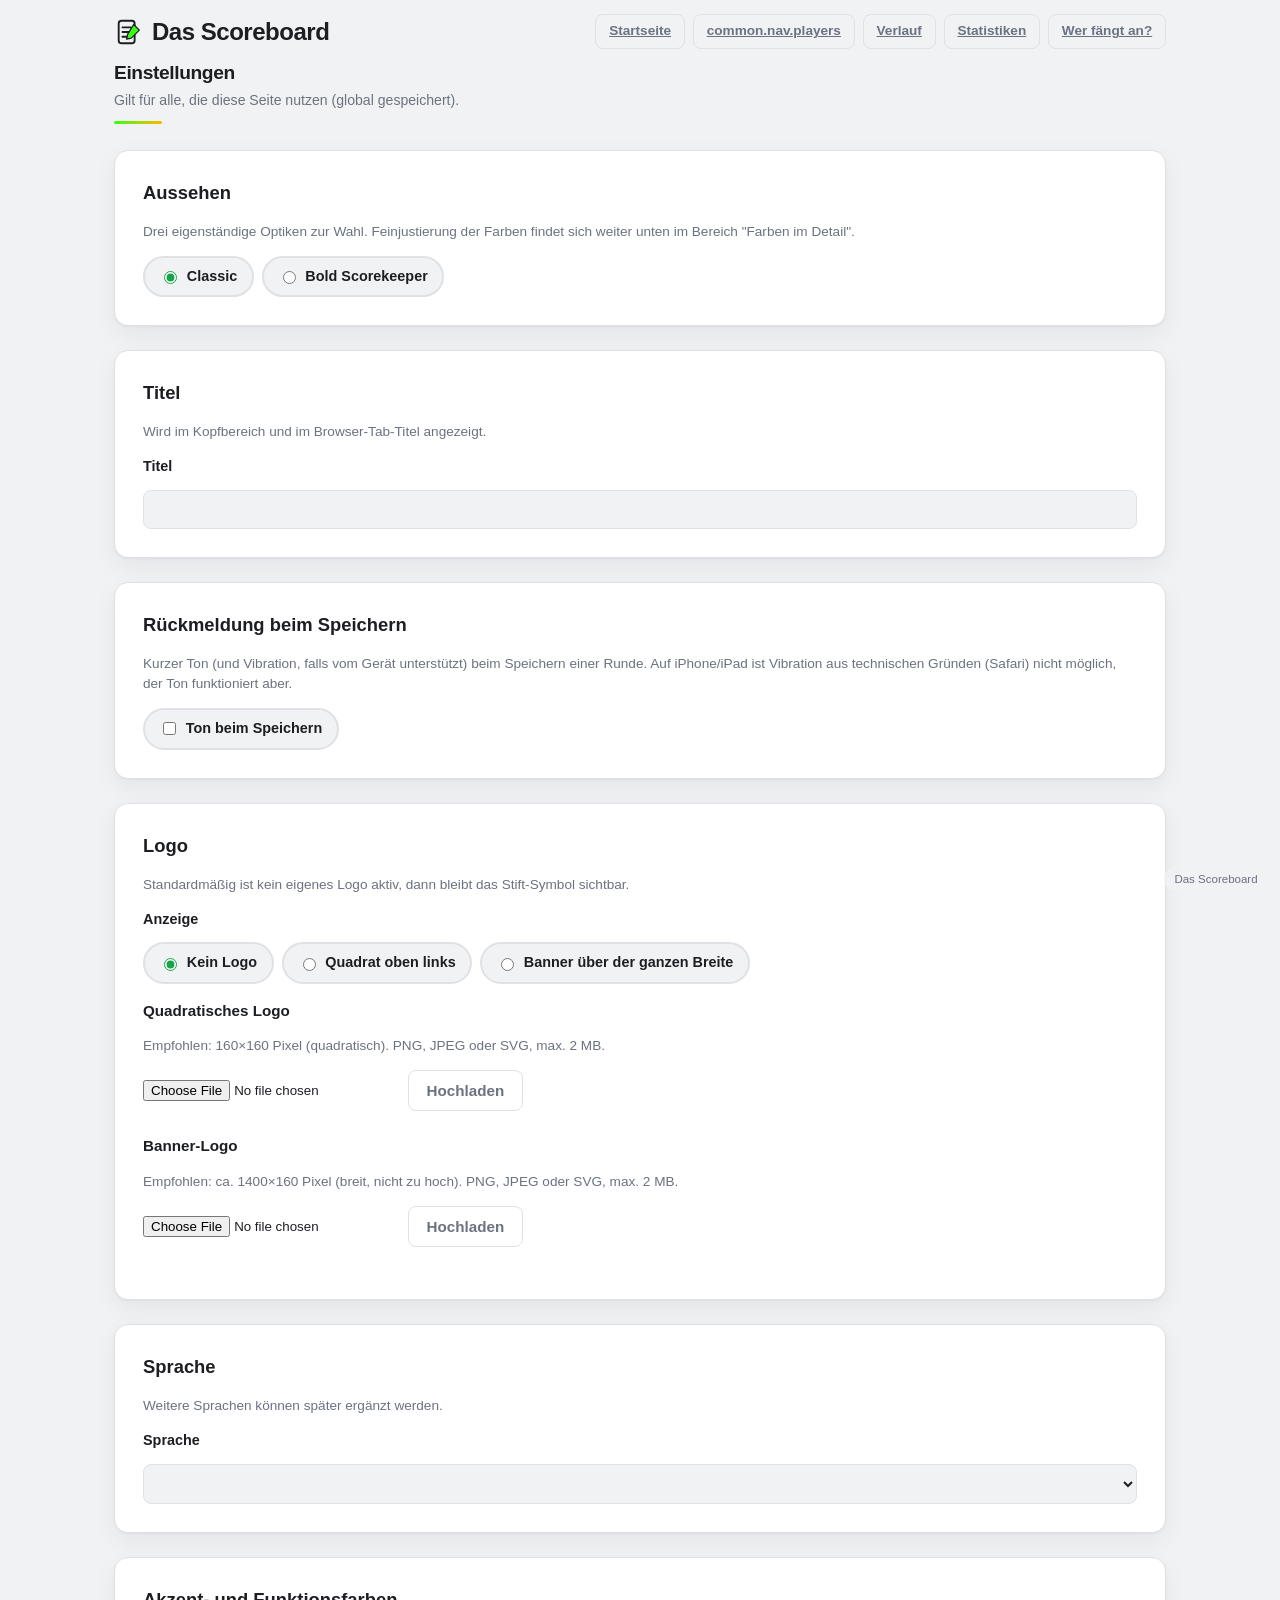
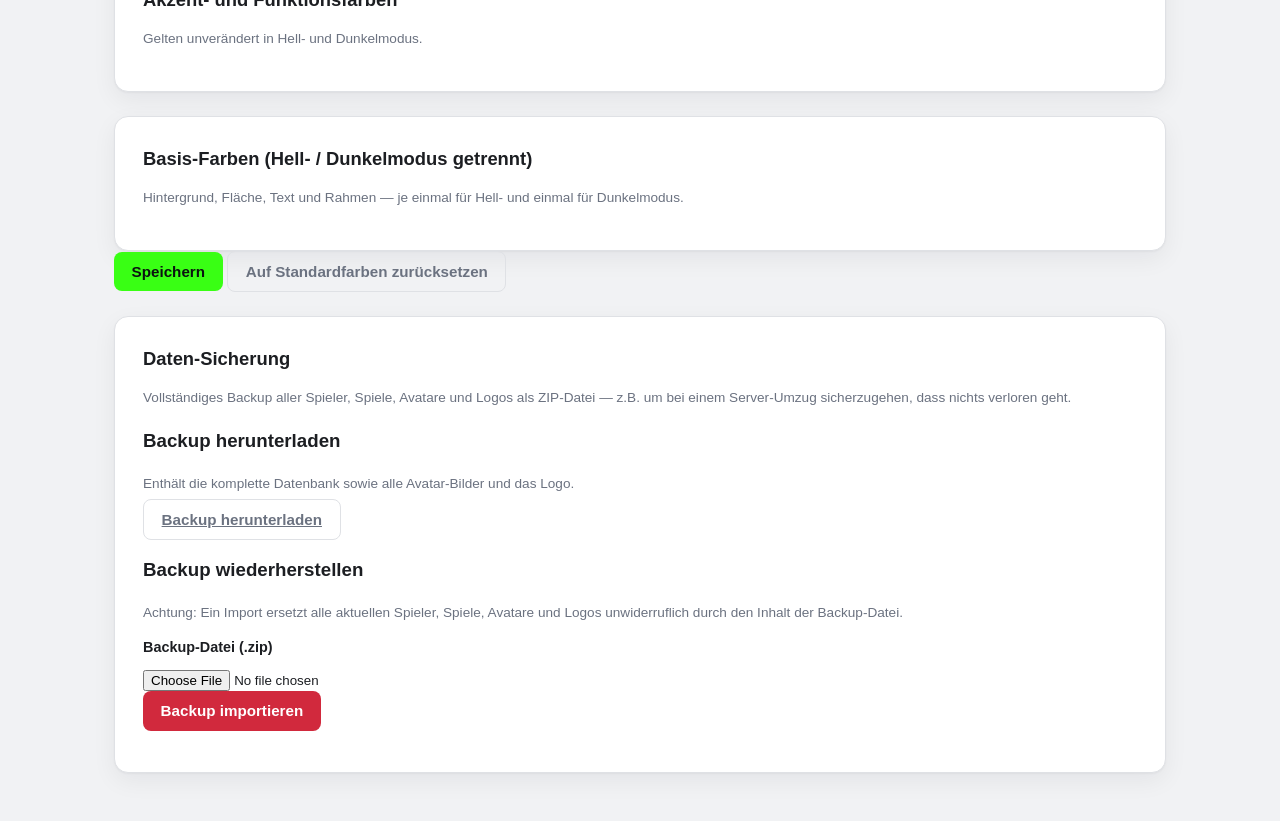
<file: settings.html>
<!DOCTYPE html>
<html lang="de">
<head>
  <meta charset="UTF-8">
  <meta name="viewport" content="width=device-width, initial-scale=1.0">
  <title data-i18n-title-suffix="pages.settings.title">Das Scoreboard — Einstellungen</title>
  <link rel="stylesheet" href="css/style.css">
  <link rel="manifest" href="/manifest.json">
  <link rel="apple-touch-icon" href="/assets/icons/apple-touch-icon.png">
  <meta name="apple-mobile-web-app-capable" content="yes">
  <meta name="apple-mobile-web-app-status-bar-style" content="default">
  <meta name="apple-mobile-web-app-title" content="Das Scoreboard">
  <meta name="theme-color" content="#f1f2f4">
</head>
<body>
  <a href="#main" class="skip-link" data-i18n="common.skipLink">Zum Inhalt springen</a>

  <div id="logo-banner-slot"></div>
  <header class="app-header">
    <div class="app-header__bar">
      <a href="index.html" class="app-header__brand">
        <svg id="app-header-logo-svg" class="app-header__logo" viewBox="0 0 32 32" fill="none" xmlns="http://www.w3.org/2000/svg" aria-hidden="true" focusable="false">
          <rect x="5" y="4" width="17" height="24" rx="3" stroke="currentColor" stroke-width="2"/>
          <line x1="9" y1="11" x2="18" y2="11" stroke="currentColor" stroke-width="2" stroke-linecap="round"/>
          <line x1="9" y1="16" x2="18" y2="16" stroke="currentColor" stroke-width="2" stroke-linecap="round"/>
          <line x1="9" y1="21" x2="14" y2="21" stroke="currentColor" stroke-width="2" stroke-linecap="round"/>
          <path d="M21 8 L27 14 L18.5 22.5 L13.5 23.5 L14.5 18.5 Z" fill="var(--color-green)" stroke="currentColor" stroke-width="1.4" stroke-linejoin="round"/>
        </svg>
        <span data-brand-name>Das Scoreboard</span>
      </a>
      <nav class="app-nav" aria-label="Hauptnavigation">
        <a href="index.html" class="btn btn--ghost" data-i18n="common.nav.home">Startseite</a>
        <a href="players.html" class="btn btn--ghost" data-i18n="common.nav.players">Spieler</a>
        <a href="history.html" class="btn btn--ghost" data-i18n="common.nav.history">Verlauf</a>
        <a href="stats.html" class="btn btn--ghost" data-i18n="common.nav.stats">Statistiken</a>
        <a href="tools/finger-chooser.html" class="btn btn--ghost" data-i18n="common.nav.chooser">Wer fängt an?</a>
      </nav>
    </div>
    <h1 data-i18n="settings.heading">Einstellungen</h1>
    <p class="app-header__subtitle" data-i18n="settings.subtitle">Gilt für alle, die diese Seite nutzen (global gespeichert).</p>
    <div class="app-header__accent" aria-hidden="true"></div>
  </header>

  <main id="main">
    <section class="card">
      <h2 data-i18n="settings.theme.heading">Aussehen</h2>
      <p class="hint-text" data-i18n="settings.theme.hint">Zwei eigenständige Optiken zur Wahl. "Bold Scorekeeper" wird schrittweise auf allen Seiten ausgebaut — bereits gewählte Farben unten gelten nur für "Classic".</p>
      <div class="player-picker">
        <label class="player-chip">
          <input type="radio" name="theme-style" value="classic" checked>
          <span data-i18n="settings.theme.classic">Classic</span>
        </label>
        <label class="player-chip">
          <input type="radio" name="theme-style" value="bold">
          <span data-i18n="settings.theme.bold">Bold Scorekeeper</span>
        </label>
      </div>
    </section>

    <section class="card section-spacing">
      <h2 data-i18n="settings.title.heading">Titel</h2>
      <p class="hint-text" data-i18n="settings.title.hint">Wird im Kopfbereich und im Browser-Tab-Titel angezeigt.</p>
      <form id="title-form" class="form">
        <label for="app-title-input" data-i18n="settings.title.label">Titel</label>
        <input type="text" id="app-title-input" maxlength="60">
      </form>
    </section>

    <section class="card section-spacing">
      <h2 data-i18n="settings.feedback.heading">Rückmeldung beim Speichern</h2>
      <p class="hint-text" data-i18n="settings.feedback.hint">Kurzer Ton (und Vibration, falls vom Gerät unterstützt) beim Speichern einer Runde. Auf iPhone/iPad ist Vibration aus technischen Gründen (Safari) nicht möglich, der Ton funktioniert aber.</p>
      <label class="player-chip">
        <input type="checkbox" id="sound-enabled-input">
        <span data-i18n="settings.feedback.label">Ton beim Speichern</span>
      </label>
    </section>

    <section class="card section-spacing">
      <h2 data-i18n="settings.logo.heading">Logo</h2>
      <p class="hint-text" data-i18n="settings.logo.hint">Standardmäßig ist kein eigenes Logo aktiv, dann bleibt das Stift-Symbol sichtbar.</p>

      <div class="form" style="margin-bottom:1rem;">
        <label data-i18n="settings.logo.modeLabel">Anzeige</label>
        <div class="player-picker">
          <label class="player-chip">
            <input type="radio" name="logo-mode" value="none" checked>
            <span data-i18n="settings.logo.modeNone">Kein Logo</span>
          </label>
          <label class="player-chip">
            <input type="radio" name="logo-mode" value="square">
            <span data-i18n="settings.logo.modeSquare">Quadrat oben links</span>
          </label>
          <label class="player-chip">
            <input type="radio" name="logo-mode" value="banner">
            <span data-i18n="settings.logo.modeBanner">Banner über der ganzen Breite</span>
          </label>
        </div>
      </div>

      <div class="logo-upload-field">
        <h3 data-i18n="settings.logo.squareHeading">Quadratisches Logo</h3>
        <p class="hint-text" data-i18n="settings.logo.squareHint">Empfohlen: 160×160 Pixel (quadratisch). PNG, JPEG oder SVG, max. 2 MB.</p>
        <div class="logo-upload-field__controls">
          <div class="logo-preview logo-preview--empty" id="logo-square-preview"></div>
          <input type="file" id="logo-square-file" accept="image/png,image/jpeg,image/svg+xml">
          <button type="button" id="logo-square-upload-btn" class="btn btn--ghost" data-i18n="settings.logo.uploadButton">Hochladen</button>
          <button type="button" id="logo-square-remove-btn" class="btn btn--small btn--danger" data-i18n="common.buttons.remove" hidden>Entfernen</button>
        </div>
      </div>

      <div class="logo-upload-field">
        <h3 data-i18n="settings.logo.bannerHeading">Banner-Logo</h3>
        <p class="hint-text" data-i18n="settings.logo.bannerHint">Empfohlen: ca. 1400×160 Pixel (breit, nicht zu hoch). PNG, JPEG oder SVG, max. 2 MB.</p>
        <div class="logo-upload-field__controls">
          <div class="logo-preview logo-preview--empty" id="logo-banner-preview"></div>
          <input type="file" id="logo-banner-file" accept="image/png,image/jpeg,image/svg+xml">
          <button type="button" id="logo-banner-upload-btn" class="btn btn--ghost" data-i18n="settings.logo.uploadButton">Hochladen</button>
          <button type="button" id="logo-banner-remove-btn" class="btn btn--small btn--danger" data-i18n="common.buttons.remove" hidden>Entfernen</button>
        </div>
      </div>

      <p id="logo-status" class="hint-text" style="text-align:center;" role="status" aria-live="polite"></p>
    </section>

    <section class="card section-spacing">
      <h2 data-i18n="settings.language.heading">Sprache</h2>
      <p class="hint-text" data-i18n="settings.language.hint">Weitere Sprachen können später ergänzt werden.</p>
      <form id="language-form" class="form">
        <label for="language-select" data-i18n="settings.language.label">Sprache</label>
        <select id="language-select"></select>
      </form>
    </section>

    <section class="card section-spacing" id="single-colors-section">
      <h2 data-i18n="settings.colors.single.heading">Akzent- und Funktionsfarben</h2>
      <p class="hint-text" data-i18n="settings.colors.single.hint">Gelten unverändert in Hell- und Dunkelmodus.</p>
      <div class="color-field-grid" id="single-color-fields"></div>
    </section>

    <section class="card section-spacing" id="pair-colors-section">
      <h2 data-i18n="settings.colors.pairs.heading">Basis-Farben (Hell- / Dunkelmodus getrennt)</h2>
      <p class="hint-text" data-i18n="settings.colors.pairs.hint">Hintergrund, Fläche, Text und Rahmen — je einmal für Hell- und einmal für Dunkelmodus.</p>
      <div id="theme-pair-fields"></div>
    </section>

    <div class="dashboard-footer">
      <button type="button" id="save-settings-btn" class="btn btn--primary" data-i18n="common.buttons.save">Speichern</button>
      <button type="button" id="reset-settings-btn" class="btn btn--ghost" data-i18n="settings.resetButton">Auf Standardfarben zurücksetzen</button>
    </div>
    <p id="settings-status" class="hint-text" style="text-align:center;" role="status" aria-live="polite"></p>

    <section class="card section-spacing">
      <h2 data-i18n="settings.backup.heading">Daten-Sicherung</h2>
      <p class="hint-text" data-i18n="settings.backup.hint">Vollständiges Backup aller Spieler, Spiele, Avatare und Logos als ZIP-Datei — z.B. um bei einem Server-Umzug sicherzugehen, dass nichts verloren geht.</p>

      <h3 data-i18n="settings.backup.exportHeading">Backup herunterladen</h3>
      <p class="hint-text" data-i18n="settings.backup.exportHint">Enthält die komplette Datenbank sowie alle Avatar-Bilder und das Logo.</p>
      <a href="api/backup.php" class="btn btn--ghost" data-i18n="settings.backup.exportButton">Backup herunterladen</a>

      <h3 class="section-spacing" data-i18n="settings.backup.importHeading">Backup wiederherstellen</h3>
      <p class="hint-text" data-i18n="settings.backup.importWarning">Achtung: Ein Import ersetzt alle aktuellen Spieler, Spiele, Avatare und Logos unwiderruflich durch den Inhalt der Backup-Datei.</p>
      <div class="form">
        <label for="backup-file-input" data-i18n="settings.backup.fileLabel">Backup-Datei (.zip)</label>
        <input type="file" id="backup-file-input" accept=".zip,application/zip">
      </div>
      <button type="button" id="backup-import-reveal-btn" class="btn btn--danger" data-i18n="settings.backup.importButton">Backup importieren</button>

      <div id="backup-import-confirm" class="form" hidden>
        <p class="hint-text" data-i18n="settings.backup.confirmHint">Zum Bestätigen unten genau ERSETZEN eingeben.</p>
        <label for="backup-confirm-input" data-i18n="settings.backup.confirmLabel">Bestätigung</label>
        <input type="text" id="backup-confirm-input" autocomplete="off">
        <div class="dashboard-footer">
          <button type="button" id="backup-import-submit-btn" class="btn btn--danger" disabled data-i18n="settings.backup.confirmButton">Jetzt endgültig ersetzen</button>
          <button type="button" id="backup-import-cancel-btn" class="btn btn--ghost" data-i18n="common.buttons.cancel">Abbrechen</button>
        </div>
      </div>

      <p id="backup-status" class="hint-text" role="status" aria-live="polite"></p>
    </section>
  </main>

  <p class="app-version" id="app-version">Das Scoreboard</p>

  <script src="js/version.js"></script>
  <script src="js/theme.js"></script>
  <script src="js/i18n.js"></script>
  <script src="js/input-helpers.js"></script>
  <script src="js/settings.js"></script>
</body>
</html>
</file>
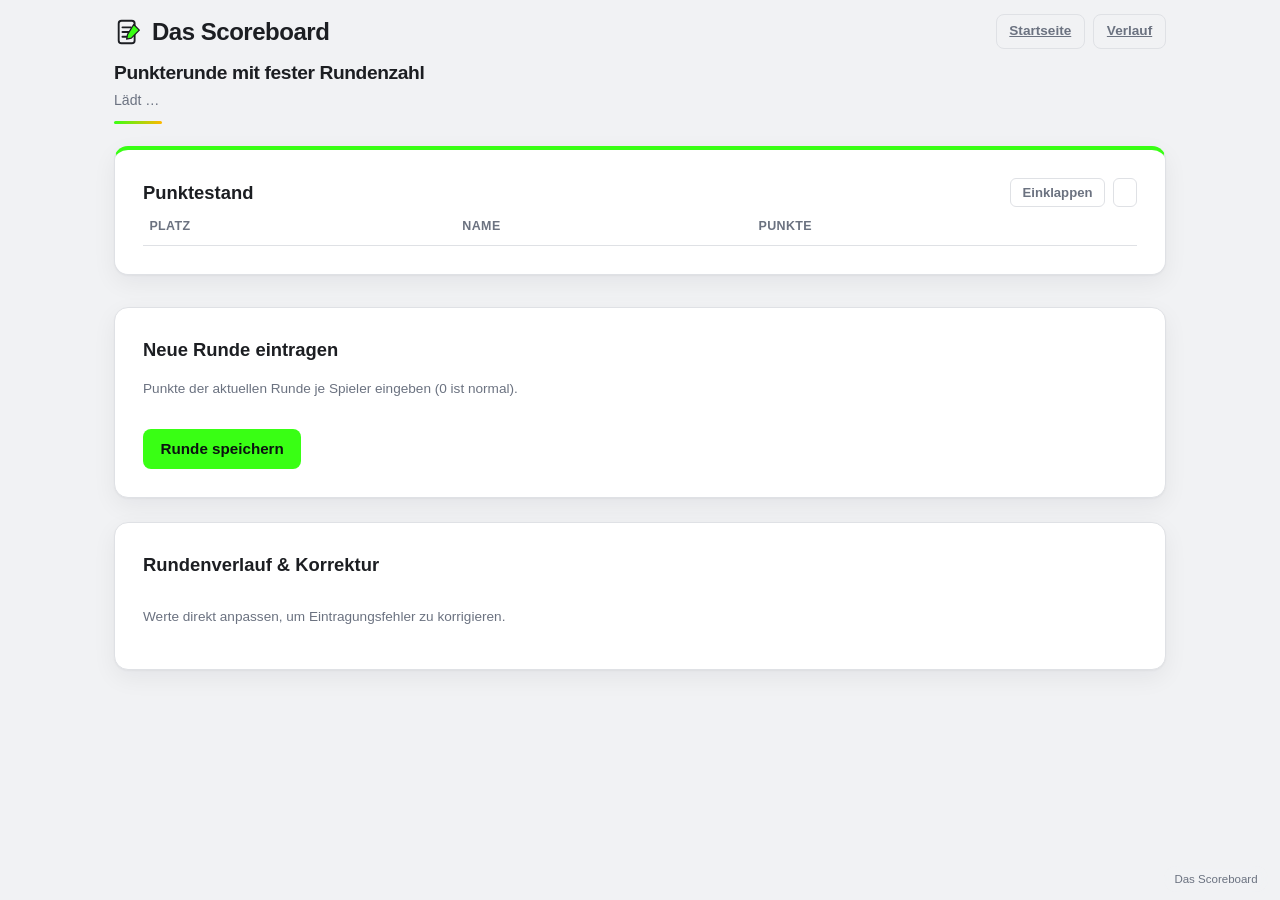
<file: modes/fixed-rounds/game.html>
<!DOCTYPE html>
<html lang="de">
<head>
  <meta charset="UTF-8">
  <meta name="viewport" content="width=device-width, initial-scale=1.0">
  <title data-i18n-title-suffix="pages.fixedRoundsGame.title">Das Scoreboard — Punkterunde mit fester Rundenzahl</title>
  <link rel="stylesheet" href="../../css/style.css">
  <link rel="manifest" href="/manifest.json">
  <link rel="apple-touch-icon" href="/assets/icons/apple-touch-icon.png">
  <meta name="apple-mobile-web-app-capable" content="yes">
  <meta name="apple-mobile-web-app-status-bar-style" content="default">
  <meta name="apple-mobile-web-app-title" content="Das Scoreboard">
  <meta name="theme-color" content="#f1f2f4">
</head>
<body>
  <a href="#main" class="skip-link" data-i18n="common.skipLink">Zum Inhalt springen</a>

  <div id="logo-banner-slot"></div>
  <header class="app-header">
    <div class="app-header__bar">
      <a href="../../index.html" class="app-header__brand">
        <svg id="app-header-logo-svg" class="app-header__logo" viewBox="0 0 32 32" fill="none" xmlns="http://www.w3.org/2000/svg" aria-hidden="true" focusable="false">
          <rect x="5" y="4" width="17" height="24" rx="3" stroke="currentColor" stroke-width="2"/>
          <line x1="9" y1="11" x2="18" y2="11" stroke="currentColor" stroke-width="2" stroke-linecap="round"/>
          <line x1="9" y1="16" x2="18" y2="16" stroke="currentColor" stroke-width="2" stroke-linecap="round"/>
          <line x1="9" y1="21" x2="14" y2="21" stroke="currentColor" stroke-width="2" stroke-linecap="round"/>
          <path d="M21 8 L27 14 L18.5 22.5 L13.5 23.5 L14.5 18.5 Z" fill="var(--color-green)" stroke="currentColor" stroke-width="1.4" stroke-linejoin="round"/>
        </svg>
        <span data-brand-name>Das Scoreboard</span>
      </a>
      <nav class="app-nav" aria-label="Hauptnavigation">
        <a href="../../index.html" class="btn btn--ghost" data-i18n="common.nav.home">Startseite</a>
        <a href="../../history.html" class="btn btn--ghost" data-i18n="common.nav.history">Verlauf</a>
      </nav>
    </div>
    <h1 id="game-title">Punkterunde mit fester Rundenzahl</h1>
    <p class="app-header__subtitle" id="game-subtitle" data-i18n="common.game.loading">Lädt …</p>
    <div class="app-header__accent" aria-hidden="true"></div>
  </header>

  <div class="scoreboard">
    <div style="max-width:1100px; margin:0 auto; padding:0 1.5rem;">
      <section class="card scoreboard-card">
        <div style="display:flex; align-items:center; justify-content:space-between; gap:0.5rem; flex-wrap:wrap;">
          <h2 style="margin:0;" data-i18n="common.game.standingsHeading">Punktestand</h2>
          <div style="display:flex; gap:0.5rem;">
            <button type="button" id="toggle-standings-btn" class="btn btn--small btn--ghost" aria-expanded="true" aria-controls="standings-collapsible" data-i18n="common.game.standings.collapse">Einklappen</button>
            <button type="button" id="toggle-finished-btn" class="btn btn--small btn--ghost"></button>
          </div>
        </div>
        <div id="standings-collapsible">
          <table class="standings-table">
            <thead>
              <tr>
                <th scope="col" data-i18n="common.table.rank">Platz</th>
                <th scope="col" data-i18n="common.table.name">Name</th>
                <th scope="col" data-i18n="common.table.points">Punkte</th>
              </tr>
            </thead>
            <tbody id="standings-body"></tbody>
          </table>
          <p class="hint-text starting-player-legend" id="starting-player-legend" data-i18n="common.game.startingPlayerLegend" hidden>★ Startspieler (zufällig)</p>
        </div>
      </section>
    </div>
  </div>

  <main id="main" style="padding-top: 0;">
    <div id="winner-banner-wrap"></div>
    <div id="round-end-notice-wrap"></div>
    <div id="target-reached-wrap"></div>

    <section class="card section-spacing" id="round-entry-card">
      <h2 data-i18n="common.game.roundEntry.heading">Neue Runde eintragen</h2>
      <p class="hint-text" data-i18n="common.game.roundEntryHintGeneric">Punkte der aktuellen Runde je Spieler eingeben (0 ist normal).</p>
      <div class="round-form-grid" id="round-form-grid"></div>
      <button type="button" id="save-round-btn" class="btn btn--primary" data-i18n="common.game.roundEntry.saveButton">Runde speichern</button>
    </section>

    <section class="card section-spacing">
      <div style="display:flex; align-items:center; justify-content:space-between; gap:1rem; flex-wrap:wrap;">
        <h2 data-i18n="common.game.roundsTable.heading">Rundenverlauf &amp; Korrektur</h2>
        <button type="button" id="undo-last-round-btn" class="btn btn--small btn--ghost" data-i18n="common.game.roundsTable.undoButton" hidden>Letzte Runde rückgängig</button>
      </div>
      <p class="hint-text" data-i18n="common.game.roundsTable.hint">Werte direkt anpassen, um Eintragungsfehler zu korrigieren.</p>
      <div class="rounds-table-wrap">
        <table class="rounds-table" id="rounds-table">
          <thead><tr id="rounds-table-head"></tr></thead>
          <tbody id="rounds-table-body"></tbody>
        </table>
      </div>
    </section>
  </main>

  <p class="app-version" id="app-version">Das Scoreboard</p>

  <script src="../../js/version.js"></script>
  <script src="../../js/theme.js"></script>
  <script src="../../js/i18n.js"></script>
  <script src="../../js/input-helpers.js"></script>
  <script src="../../js/feedback.js"></script>
  <script src="../../js/standings-toggle.js"></script>
  <script src="../../js/avatar-helpers.js"></script>
  <script src="../../js/team-helpers.js"></script>
  <script src="game.js"></script>
</body>
</html>
</file>
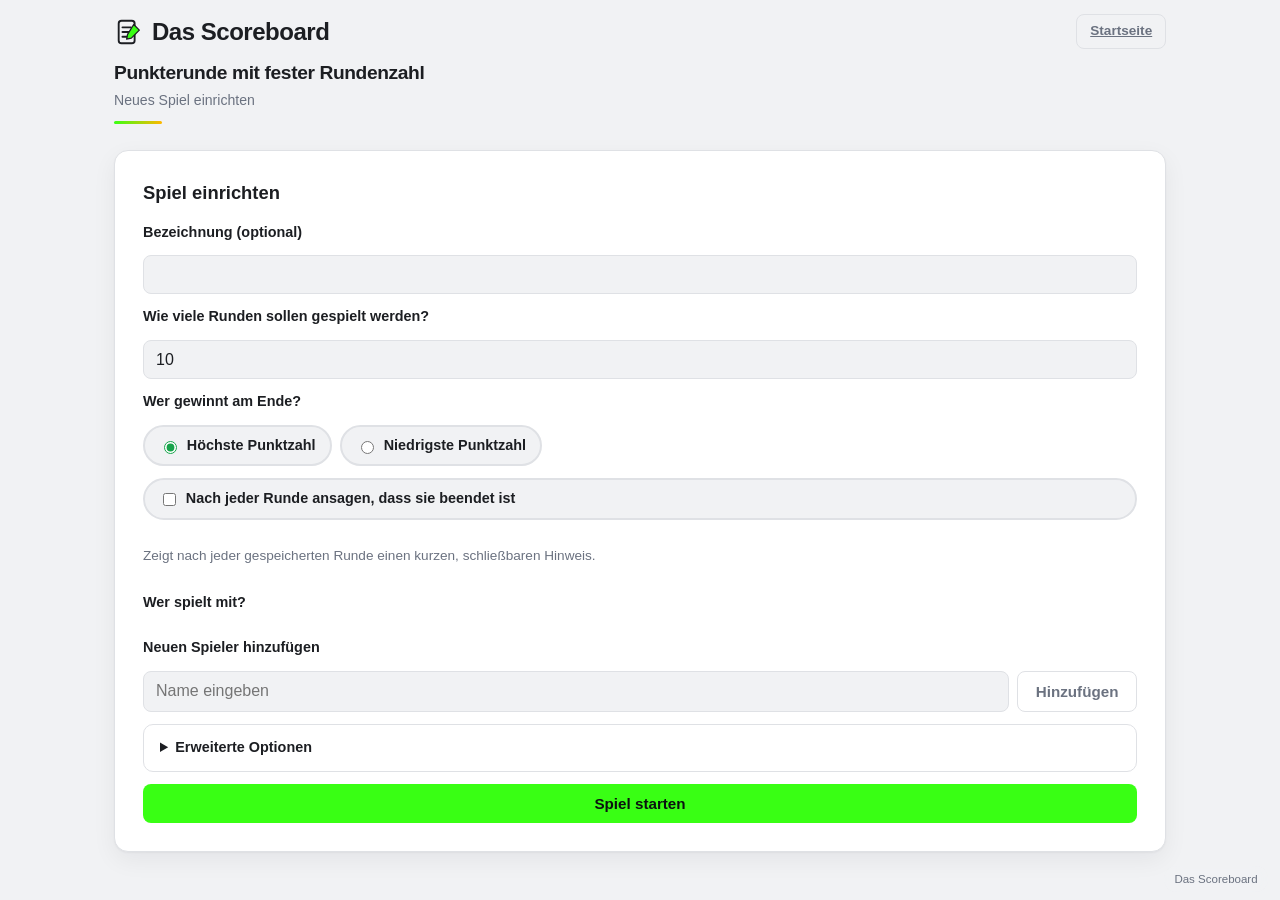
<file: modes/fixed-rounds/setup.html>
<!DOCTYPE html>
<html lang="de">
<head>
  <meta charset="UTF-8">
  <meta name="viewport" content="width=device-width, initial-scale=1.0">
  <title data-i18n-title-suffix="pages.fixedRoundsSetup.title">Das Scoreboard — Punkterunde mit fester Rundenzahl — Neues Spiel</title>
  <link rel="stylesheet" href="../../css/style.css">
  <link rel="manifest" href="/manifest.json">
  <link rel="apple-touch-icon" href="/assets/icons/apple-touch-icon.png">
  <meta name="apple-mobile-web-app-capable" content="yes">
  <meta name="apple-mobile-web-app-status-bar-style" content="default">
  <meta name="apple-mobile-web-app-title" content="Das Scoreboard">
  <meta name="theme-color" content="#f1f2f4">
</head>
<body>
  <a href="#main" class="skip-link" data-i18n="common.skipLink">Zum Inhalt springen</a>

  <div id="logo-banner-slot"></div>
  <header class="app-header">
    <div class="app-header__bar">
      <a href="../../index.html" class="app-header__brand">
        <svg id="app-header-logo-svg" class="app-header__logo" viewBox="0 0 32 32" fill="none" xmlns="http://www.w3.org/2000/svg" aria-hidden="true" focusable="false">
          <rect x="5" y="4" width="17" height="24" rx="3" stroke="currentColor" stroke-width="2"/>
          <line x1="9" y1="11" x2="18" y2="11" stroke="currentColor" stroke-width="2" stroke-linecap="round"/>
          <line x1="9" y1="16" x2="18" y2="16" stroke="currentColor" stroke-width="2" stroke-linecap="round"/>
          <line x1="9" y1="21" x2="14" y2="21" stroke="currentColor" stroke-width="2" stroke-linecap="round"/>
          <path d="M21 8 L27 14 L18.5 22.5 L13.5 23.5 L14.5 18.5 Z" fill="var(--color-green)" stroke="currentColor" stroke-width="1.4" stroke-linejoin="round"/>
        </svg>
        <span data-brand-name>Das Scoreboard</span>
      </a>
      <nav class="app-nav" aria-label="Hauptnavigation">
        <a href="../../index.html" class="btn btn--ghost" data-i18n="common.nav.home">Startseite</a>
      </nav>
    </div>
    <h1 data-i18n="modes.fixedRounds.title">Punkterunde mit fester Rundenzahl</h1>
    <p class="app-header__subtitle" data-i18n="fixedRounds.setup.subtitle">Neues Spiel einrichten</p>
    <div class="app-header__accent" aria-hidden="true"></div>
  </header>

  <main id="main">
    <section class="card">
      <h2 data-i18n="common.setup.heading">Spiel einrichten</h2>

      <form id="setup-form" class="form">
        <label for="game-label" data-i18n="common.setup.labelOptional">Bezeichnung (optional)</label>
        <input type="text" id="game-label" maxlength="60" autocomplete="off">

        <label for="total-rounds" data-i18n="fixedRounds.setup.roundsLabel">Wie viele Runden sollen gespielt werden?</label>
        <input type="text" id="total-rounds" value="10" inputmode="numeric" pattern="[0-9]*" required>

        <label data-i18n="common.winDirection.heading">Wer gewinnt am Ende?</label>
        <div class="player-picker">
          <label class="player-chip">
            <input type="radio" name="win-direction" value="highest" checked>
            <span data-i18n="common.winDirection.highest">Höchste Punktzahl</span>
          </label>
          <label class="player-chip">
            <input type="radio" name="win-direction" value="lowest">
            <span data-i18n="common.winDirection.lowest">Niedrigste Punktzahl</span>
          </label>
        </div>

        <label class="player-chip">
          <input type="checkbox" id="announce-round-end">
          <span data-i18n="fixedRounds.setup.announceLabel">Nach jeder Runde ansagen, dass sie beendet ist</span>
        </label>
        <p class="hint-text" data-i18n="fixedRounds.setup.announceHint">Zeigt nach jeder gespeicherten Runde einen kurzen, schließbaren Hinweis.</p>

        <label data-i18n="common.setup.whoPlays">Wer spielt mit?</label>
        <div class="player-picker" id="player-picker"></div>

        <label for="new-player-inline" data-i18n="common.setup.addPlayerLabel">Neuen Spieler hinzufügen</label>
        <div style="display:flex; gap:0.5rem;">
          <input type="text" id="new-player-inline" placeholder="Name eingeben" data-i18n-placeholder="common.setup.addPlayerPlaceholder" maxlength="40" autocomplete="off" style="flex:1; padding:0.6rem 0.75rem; border-radius:8px; border:1px solid var(--color-border); background:var(--color-bg); color:var(--color-text);">
          <button type="button" id="add-player-inline-btn" class="btn btn--ghost" data-i18n="common.buttons.add">Hinzufügen</button>
        </div>

        <details class="advanced-options">
          <summary data-i18n="common.setup.advancedOptions">Erweiterte Optionen</summary>
          <div class="team-setup" id="team-setup">
            <label class="player-chip">
              <input type="checkbox" data-team-enable>
              <span data-i18n="common.setup.teamModeLabel">Team-Modus aktivieren</span>
            </label>
            <p class="hint-text" data-i18n="common.setup.teamModeHint">Spieler lassen sich zu Teams gruppieren, deren Punkte gemeinsam zählen.</p>
            <div class="team-setup__scoring" data-team-scoring hidden>
              <label data-i18n="common.setup.teamScoringHeading">Punkte-Erfassung für Teams</label>
              <label class="player-chip">
                <input type="radio" name="team-scoring" value="shared" checked>
                <span data-i18n="common.setup.teamScoringShared">Gemeinsamer Punktwert</span>
              </label>
              <p class="hint-text" data-i18n="common.setup.teamScoringSharedHint">Team-Mitglieder tragen zusammen einen Punktwert pro Runde ein.</p>
              <label class="player-chip">
                <input type="radio" name="team-scoring" value="individual">
                <span data-i18n="common.setup.teamScoringIndividual">Einzelne Punkte, gemeinsame Summe</span>
              </label>
              <p class="hint-text" data-i18n="common.setup.teamScoringIndividualHint">Jeder Spieler trägt eigene Punkte ein — angezeigt werden sowohl die Einzelpunkte als auch die Team-Summe.</p>
            </div>
            <div class="team-setup__assignments" data-team-assignments hidden></div>
            <div class="team-setup__names" data-team-names hidden></div>
          </div>
        </details>

        <button type="submit" class="btn btn--primary" data-i18n="common.buttons.start">Spiel starten</button>
      </form>

      <p id="setup-error" class="error-text" role="alert" hidden></p>
    </section>
  </main>

  <p class="app-version" id="app-version">Das Scoreboard</p>

  <script src="../../js/version.js"></script>
  <script src="../../js/theme.js"></script>
  <script src="../../js/i18n.js"></script>
  <script src="../../js/input-helpers.js"></script>
  <script src="../../js/team-setup.js"></script>
  <script src="setup.js"></script>
</body>
</html>
</file>
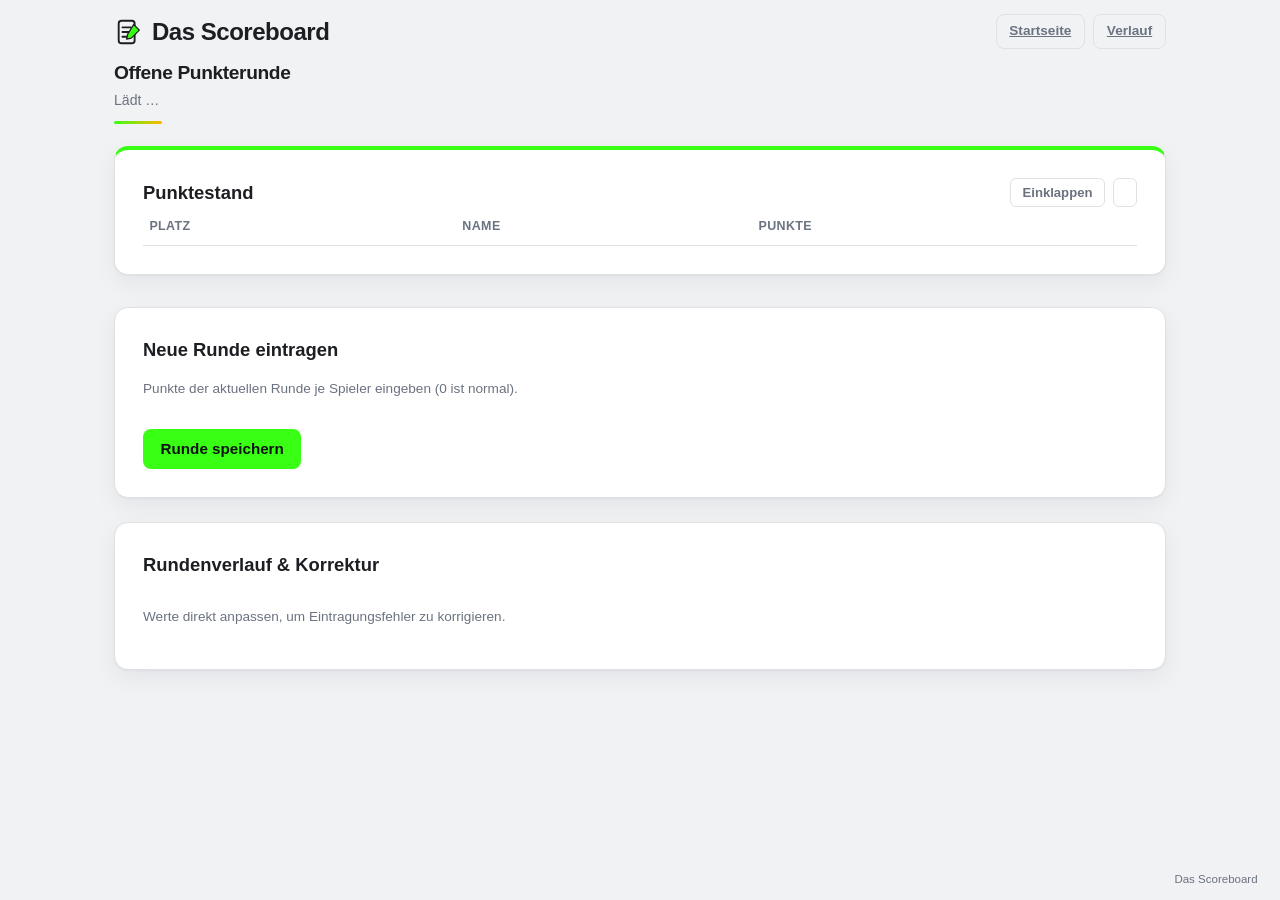
<file: modes/points-open/game.html>
<!DOCTYPE html>
<html lang="de">
<head>
  <meta charset="UTF-8">
  <meta name="viewport" content="width=device-width, initial-scale=1.0">
  <title data-i18n-title-suffix="pages.pointsOpenGame.title">Das Scoreboard — Offene Punkterunde</title>
  <link rel="stylesheet" href="../../css/style.css">
  <link rel="manifest" href="/manifest.json">
  <link rel="apple-touch-icon" href="/assets/icons/apple-touch-icon.png">
  <meta name="apple-mobile-web-app-capable" content="yes">
  <meta name="apple-mobile-web-app-status-bar-style" content="default">
  <meta name="apple-mobile-web-app-title" content="Das Scoreboard">
  <meta name="theme-color" content="#f1f2f4">
</head>
<body>
  <a href="#main" class="skip-link" data-i18n="common.skipLink">Zum Inhalt springen</a>

  <div id="logo-banner-slot"></div>
  <header class="app-header">
    <div class="app-header__bar">
      <a href="../../index.html" class="app-header__brand">
        <svg id="app-header-logo-svg" class="app-header__logo" viewBox="0 0 32 32" fill="none" xmlns="http://www.w3.org/2000/svg" aria-hidden="true" focusable="false">
          <rect x="5" y="4" width="17" height="24" rx="3" stroke="currentColor" stroke-width="2"/>
          <line x1="9" y1="11" x2="18" y2="11" stroke="currentColor" stroke-width="2" stroke-linecap="round"/>
          <line x1="9" y1="16" x2="18" y2="16" stroke="currentColor" stroke-width="2" stroke-linecap="round"/>
          <line x1="9" y1="21" x2="14" y2="21" stroke="currentColor" stroke-width="2" stroke-linecap="round"/>
          <path d="M21 8 L27 14 L18.5 22.5 L13.5 23.5 L14.5 18.5 Z" fill="var(--color-green)" stroke="currentColor" stroke-width="1.4" stroke-linejoin="round"/>
        </svg>
        <span data-brand-name>Das Scoreboard</span>
      </a>
      <nav class="app-nav" aria-label="Hauptnavigation">
        <a href="../../index.html" class="btn btn--ghost" data-i18n="common.nav.home">Startseite</a>
        <a href="../../history.html" class="btn btn--ghost" data-i18n="common.nav.history">Verlauf</a>
      </nav>
    </div>
    <h1 id="game-title">Offene Punkterunde</h1>
    <p class="app-header__subtitle" id="game-subtitle" data-i18n="common.game.loading">Lädt …</p>
    <div class="app-header__accent" aria-hidden="true"></div>
  </header>

  <div class="scoreboard">
    <div style="max-width:1100px; margin:0 auto; padding:0 1.5rem;">
      <section class="card scoreboard-card">
        <div style="display:flex; align-items:center; justify-content:space-between; gap:0.5rem; flex-wrap:wrap;">
          <h2 style="margin:0;" data-i18n="common.game.standingsHeading">Punktestand</h2>
          <div style="display:flex; gap:0.5rem;">
            <button type="button" id="toggle-standings-btn" class="btn btn--small btn--ghost" aria-expanded="true" aria-controls="standings-collapsible" data-i18n="common.game.standings.collapse">Einklappen</button>
            <button type="button" id="toggle-finished-btn" class="btn btn--small btn--ghost"></button>
          </div>
        </div>
        <div id="standings-collapsible">
          <table class="standings-table">
            <thead>
              <tr>
                <th scope="col" data-i18n="common.table.rank">Platz</th>
                <th scope="col" data-i18n="common.table.name">Name</th>
                <th scope="col" data-i18n="common.table.points">Punkte</th>
              </tr>
            </thead>
            <tbody id="standings-body"></tbody>
          </table>
          <p class="hint-text starting-player-legend" id="starting-player-legend" data-i18n="common.game.startingPlayerLegend" hidden>★ Startspieler (zufällig)</p>
        </div>
      </section>
    </div>
  </div>

  <main id="main" style="padding-top: 0;">
    <div id="winner-banner-wrap"></div>

    <section class="card section-spacing" id="round-entry-card">
      <h2 data-i18n="common.game.roundEntry.heading">Neue Runde eintragen</h2>
      <p class="hint-text" data-i18n="common.game.roundEntryHintGeneric">Punkte der aktuellen Runde je Spieler eingeben (0 ist normal).</p>
      <div class="round-form-grid" id="round-form-grid"></div>
      <button type="button" id="save-round-btn" class="btn btn--primary" data-i18n="common.game.roundEntry.saveButton">Runde speichern</button>
    </section>

    <section class="card section-spacing">
      <div style="display:flex; align-items:center; justify-content:space-between; gap:1rem; flex-wrap:wrap;">
        <h2 data-i18n="common.game.roundsTable.heading">Rundenverlauf &amp; Korrektur</h2>
        <button type="button" id="undo-last-round-btn" class="btn btn--small btn--ghost" data-i18n="common.game.roundsTable.undoButton" hidden>Letzte Runde rückgängig</button>
      </div>
      <p class="hint-text" data-i18n="common.game.roundsTable.hint">Werte direkt anpassen, um Eintragungsfehler zu korrigieren.</p>
      <div class="rounds-table-wrap">
        <table class="rounds-table" id="rounds-table">
          <thead><tr id="rounds-table-head"></tr></thead>
          <tbody id="rounds-table-body"></tbody>
        </table>
      </div>
    </section>
  </main>

  <p class="app-version" id="app-version">Das Scoreboard</p>

  <script src="../../js/version.js"></script>
  <script src="../../js/theme.js"></script>
  <script src="../../js/i18n.js"></script>
  <script src="../../js/input-helpers.js"></script>
  <script src="../../js/feedback.js"></script>
  <script src="../../js/standings-toggle.js"></script>
  <script src="../../js/avatar-helpers.js"></script>
  <script src="../../js/team-helpers.js"></script>
  <script src="game.js"></script>
</body>
</html>
</file>
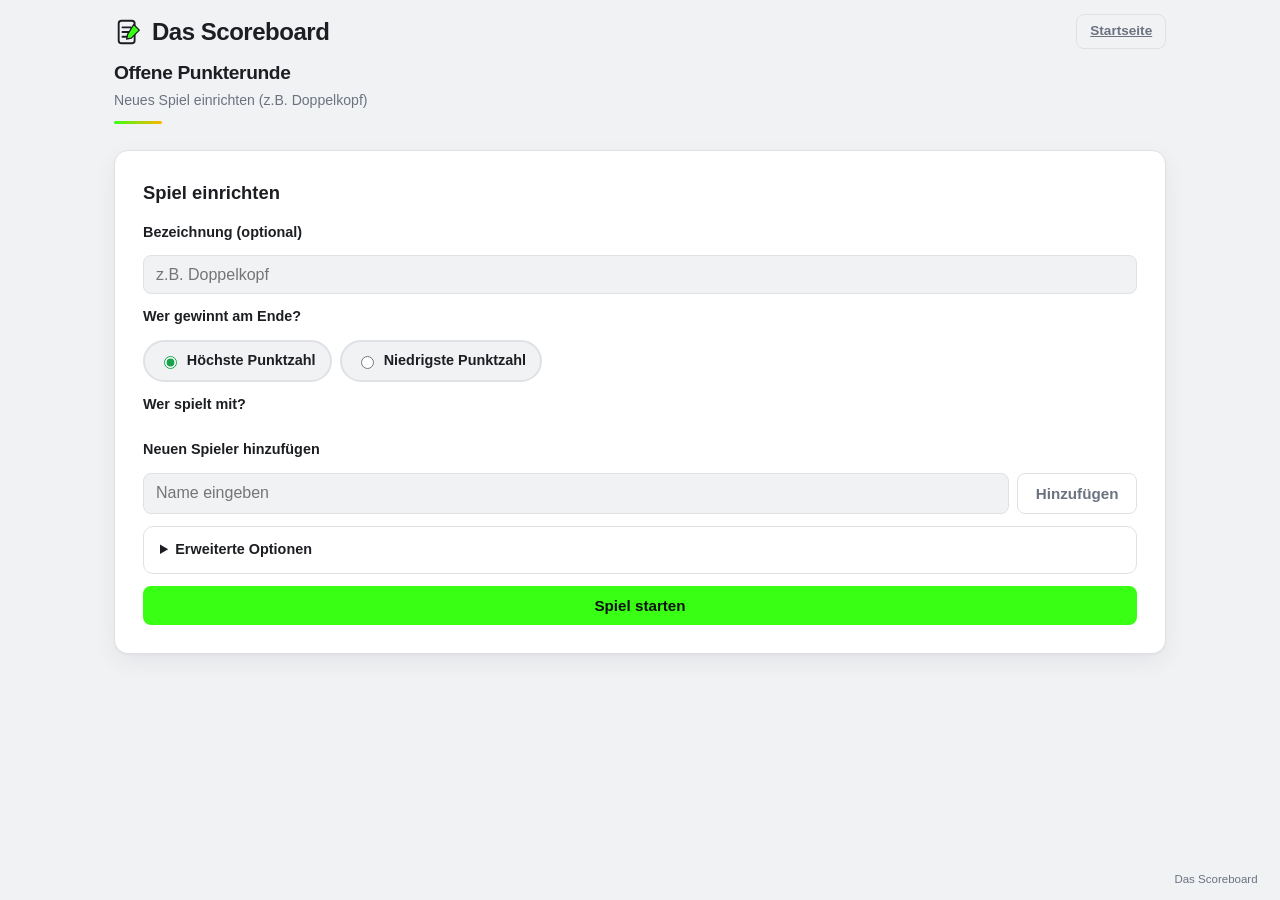
<file: modes/points-open/setup.html>
<!DOCTYPE html>
<html lang="de">
<head>
  <meta charset="UTF-8">
  <meta name="viewport" content="width=device-width, initial-scale=1.0">
  <title data-i18n-title-suffix="pages.pointsOpenSetup.title">Das Scoreboard — Offene Punkterunde — Neues Spiel</title>
  <link rel="stylesheet" href="../../css/style.css">
  <link rel="manifest" href="/manifest.json">
  <link rel="apple-touch-icon" href="/assets/icons/apple-touch-icon.png">
  <meta name="apple-mobile-web-app-capable" content="yes">
  <meta name="apple-mobile-web-app-status-bar-style" content="default">
  <meta name="apple-mobile-web-app-title" content="Das Scoreboard">
  <meta name="theme-color" content="#f1f2f4">
</head>
<body>
  <a href="#main" class="skip-link" data-i18n="common.skipLink">Zum Inhalt springen</a>

  <div id="logo-banner-slot"></div>
  <header class="app-header">
    <div class="app-header__bar">
      <a href="../../index.html" class="app-header__brand">
        <svg id="app-header-logo-svg" class="app-header__logo" viewBox="0 0 32 32" fill="none" xmlns="http://www.w3.org/2000/svg" aria-hidden="true" focusable="false">
          <rect x="5" y="4" width="17" height="24" rx="3" stroke="currentColor" stroke-width="2"/>
          <line x1="9" y1="11" x2="18" y2="11" stroke="currentColor" stroke-width="2" stroke-linecap="round"/>
          <line x1="9" y1="16" x2="18" y2="16" stroke="currentColor" stroke-width="2" stroke-linecap="round"/>
          <line x1="9" y1="21" x2="14" y2="21" stroke="currentColor" stroke-width="2" stroke-linecap="round"/>
          <path d="M21 8 L27 14 L18.5 22.5 L13.5 23.5 L14.5 18.5 Z" fill="var(--color-green)" stroke="currentColor" stroke-width="1.4" stroke-linejoin="round"/>
        </svg>
        <span data-brand-name>Das Scoreboard</span>
      </a>
      <nav class="app-nav" aria-label="Hauptnavigation">
        <a href="../../index.html" class="btn btn--ghost" data-i18n="common.nav.home">Startseite</a>
      </nav>
    </div>
    <h1 data-i18n="modes.pointsOpen.title">Offene Punkterunde</h1>
    <p class="app-header__subtitle" data-i18n="pointsOpen.setup.subtitle">Neues Spiel einrichten (z.B. Doppelkopf)</p>
    <div class="app-header__accent" aria-hidden="true"></div>
  </header>

  <main id="main">
    <section class="card">
      <h2 data-i18n="common.setup.heading">Spiel einrichten</h2>

      <form id="setup-form" class="form">
        <label for="game-label" data-i18n="common.setup.labelOptional">Bezeichnung (optional)</label>
        <input type="text" id="game-label" placeholder="z.B. Doppelkopf" data-i18n-placeholder="pointsOpen.setup.labelPlaceholder" maxlength="60" autocomplete="off">

        <label data-i18n="common.winDirection.heading">Wer gewinnt am Ende?</label>
        <div class="player-picker">
          <label class="player-chip">
            <input type="radio" name="win-direction" value="highest" checked>
            <span data-i18n="common.winDirection.highest">Höchste Punktzahl</span>
          </label>
          <label class="player-chip">
            <input type="radio" name="win-direction" value="lowest">
            <span data-i18n="common.winDirection.lowest">Niedrigste Punktzahl</span>
          </label>
        </div>

        <label data-i18n="common.setup.whoPlays">Wer spielt mit?</label>
        <div class="player-picker" id="player-picker"></div>

        <label for="new-player-inline" data-i18n="common.setup.addPlayerLabel">Neuen Spieler hinzufügen</label>
        <div style="display:flex; gap:0.5rem;">
          <input type="text" id="new-player-inline" placeholder="Name eingeben" data-i18n-placeholder="common.setup.addPlayerPlaceholder" maxlength="40" autocomplete="off" style="flex:1; padding:0.6rem 0.75rem; border-radius:8px; border:1px solid var(--color-border); background:var(--color-bg); color:var(--color-text);">
          <button type="button" id="add-player-inline-btn" class="btn btn--ghost" data-i18n="common.buttons.add">Hinzufügen</button>
        </div>

        <details class="advanced-options">
          <summary data-i18n="common.setup.advancedOptions">Erweiterte Optionen</summary>
          <div class="team-setup" id="team-setup">
            <label class="player-chip">
              <input type="checkbox" data-team-enable>
              <span data-i18n="common.setup.teamModeLabel">Team-Modus aktivieren</span>
            </label>
            <p class="hint-text" data-i18n="common.setup.teamModeHint">Spieler lassen sich zu Teams gruppieren, deren Punkte gemeinsam zählen.</p>
            <div class="team-setup__scoring" data-team-scoring hidden>
              <label data-i18n="common.setup.teamScoringHeading">Punkte-Erfassung für Teams</label>
              <label class="player-chip">
                <input type="radio" name="team-scoring" value="shared" checked>
                <span data-i18n="common.setup.teamScoringShared">Gemeinsamer Punktwert</span>
              </label>
              <p class="hint-text" data-i18n="common.setup.teamScoringSharedHint">Team-Mitglieder tragen zusammen einen Punktwert pro Runde ein.</p>
              <label class="player-chip">
                <input type="radio" name="team-scoring" value="individual">
                <span data-i18n="common.setup.teamScoringIndividual">Einzelne Punkte, gemeinsame Summe</span>
              </label>
              <p class="hint-text" data-i18n="common.setup.teamScoringIndividualHint">Jeder Spieler trägt eigene Punkte ein — angezeigt werden sowohl die Einzelpunkte als auch die Team-Summe.</p>
            </div>
            <div class="team-setup__assignments" data-team-assignments hidden></div>
            <div class="team-setup__names" data-team-names hidden></div>
          </div>
        </details>

        <button type="submit" class="btn btn--primary" data-i18n="common.buttons.start">Spiel starten</button>
      </form>

      <p id="setup-error" class="error-text" role="alert" hidden></p>
    </section>
  </main>

  <p class="app-version" id="app-version">Das Scoreboard</p>

  <script src="../../js/version.js"></script>
  <script src="../../js/theme.js"></script>
  <script src="../../js/i18n.js"></script>
  <script src="../../js/input-helpers.js"></script>
  <script src="../../js/team-setup.js"></script>
  <script src="setup.js"></script>
</body>
</html>
</file>
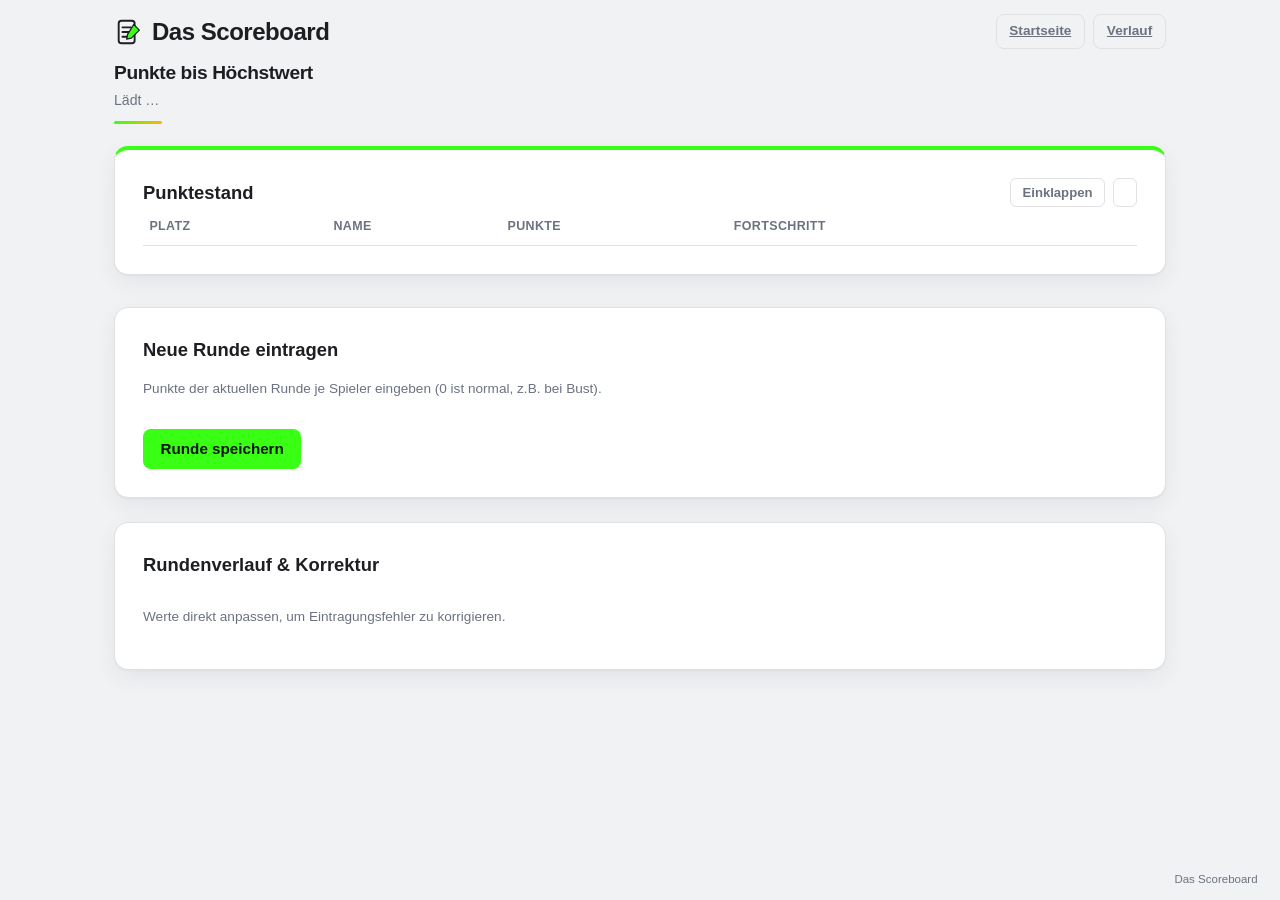
<file: modes/points-to-target/game.html>
<!DOCTYPE html>
<html lang="de">
<head>
  <meta charset="UTF-8">
  <meta name="viewport" content="width=device-width, initial-scale=1.0">
  <title data-i18n-title-suffix="pages.pointsToTargetGame.title">Das Scoreboard — Punkte bis Höchstwert</title>
  <link rel="stylesheet" href="../../css/style.css">
  <link rel="manifest" href="/manifest.json">
  <link rel="apple-touch-icon" href="/assets/icons/apple-touch-icon.png">
  <meta name="apple-mobile-web-app-capable" content="yes">
  <meta name="apple-mobile-web-app-status-bar-style" content="default">
  <meta name="apple-mobile-web-app-title" content="Das Scoreboard">
  <meta name="theme-color" content="#f1f2f4">
</head>
<body>
  <a href="#main" class="skip-link" data-i18n="common.skipLink">Zum Inhalt springen</a>

  <div id="logo-banner-slot"></div>
  <header class="app-header">
    <div class="app-header__bar">
      <a href="../../index.html" class="app-header__brand">
        <svg id="app-header-logo-svg" class="app-header__logo" viewBox="0 0 32 32" fill="none" xmlns="http://www.w3.org/2000/svg" aria-hidden="true" focusable="false">
          <rect x="5" y="4" width="17" height="24" rx="3" stroke="currentColor" stroke-width="2"/>
          <line x1="9" y1="11" x2="18" y2="11" stroke="currentColor" stroke-width="2" stroke-linecap="round"/>
          <line x1="9" y1="16" x2="18" y2="16" stroke="currentColor" stroke-width="2" stroke-linecap="round"/>
          <line x1="9" y1="21" x2="14" y2="21" stroke="currentColor" stroke-width="2" stroke-linecap="round"/>
          <path d="M21 8 L27 14 L18.5 22.5 L13.5 23.5 L14.5 18.5 Z" fill="var(--color-green)" stroke="currentColor" stroke-width="1.4" stroke-linejoin="round"/>
        </svg>
        <span data-brand-name>Das Scoreboard</span>
      </a>
      <nav class="app-nav" aria-label="Hauptnavigation">
        <a href="../../index.html" class="btn btn--ghost" data-i18n="common.nav.home">Startseite</a>
        <a href="../../history.html" class="btn btn--ghost" data-i18n="common.nav.history">Verlauf</a>
      </nav>
    </div>
    <h1 id="game-title">Punkte bis Höchstwert</h1>
    <p class="app-header__subtitle" id="game-subtitle" data-i18n="common.game.loading">Lädt …</p>
    <div class="app-header__accent" aria-hidden="true"></div>
  </header>

  <div class="scoreboard">
    <div style="max-width:1100px; margin:0 auto; padding:0 1.5rem;">
      <section class="card scoreboard-card">
        <div style="display:flex; align-items:center; justify-content:space-between; gap:0.5rem; flex-wrap:wrap;">
          <h2 style="margin:0;" data-i18n="common.game.standingsHeading">Punktestand</h2>
          <div style="display:flex; gap:0.5rem;">
            <button type="button" id="toggle-standings-btn" class="btn btn--small btn--ghost" aria-expanded="true" aria-controls="standings-collapsible" data-i18n="common.game.standings.collapse">Einklappen</button>
            <button type="button" id="toggle-finished-btn" class="btn btn--small btn--ghost"></button>
          </div>
        </div>
        <div id="standings-collapsible">
          <table class="standings-table">
            <thead>
              <tr>
                <th scope="col" data-i18n="common.table.rank">Platz</th>
                <th scope="col" data-i18n="common.table.name">Name</th>
                <th scope="col" data-i18n="common.table.points">Punkte</th>
                <th scope="col" class="progress-cell" data-i18n="common.table.progress">Fortschritt</th>
              </tr>
            </thead>
            <tbody id="standings-body"></tbody>
          </table>
          <p class="hint-text starting-player-legend" id="starting-player-legend" data-i18n="common.game.startingPlayerLegend" hidden>★ Startspieler (zufällig)</p>
        </div>
      </section>
    </div>
  </div>

  <main id="main" style="padding-top: 0;">
    <div id="winner-banner-wrap"></div>

    <section class="card section-spacing" id="round-entry-card">
      <h2 data-i18n="common.game.roundEntry.heading">Neue Runde eintragen</h2>
      <p class="hint-text" data-i18n="pointsToTarget.game.roundEntryHint">Punkte der aktuellen Runde je Spieler eingeben (0 ist normal, z.B. bei Bust).</p>
      <div class="round-form-grid" id="round-form-grid"></div>
      <button type="button" id="save-round-btn" class="btn btn--primary" data-i18n="common.game.roundEntry.saveButton">Runde speichern</button>
    </section>

    <section class="card section-spacing">
      <div style="display:flex; align-items:center; justify-content:space-between; gap:1rem; flex-wrap:wrap;">
        <h2 data-i18n="common.game.roundsTable.heading">Rundenverlauf &amp; Korrektur</h2>
        <button type="button" id="undo-last-round-btn" class="btn btn--small btn--ghost" data-i18n="common.game.roundsTable.undoButton" hidden>Letzte Runde rückgängig</button>
      </div>
      <p class="hint-text" data-i18n="common.game.roundsTable.hint">Werte direkt anpassen, um Eintragungsfehler zu korrigieren.</p>
      <div class="rounds-table-wrap">
        <table class="rounds-table" id="rounds-table">
          <thead><tr id="rounds-table-head"></tr></thead>
          <tbody id="rounds-table-body"></tbody>
        </table>
      </div>
    </section>
  </main>

  <p class="app-version" id="app-version">Das Scoreboard</p>

  <script src="../../js/version.js"></script>
  <script src="../../js/theme.js"></script>
  <script src="../../js/i18n.js"></script>
  <script src="../../js/input-helpers.js"></script>
  <script src="../../js/feedback.js"></script>
  <script src="../../js/standings-toggle.js"></script>
  <script src="../../js/avatar-helpers.js"></script>
  <script src="../../js/team-helpers.js"></script>
  <script src="game.js"></script>
</body>
</html>
</file>
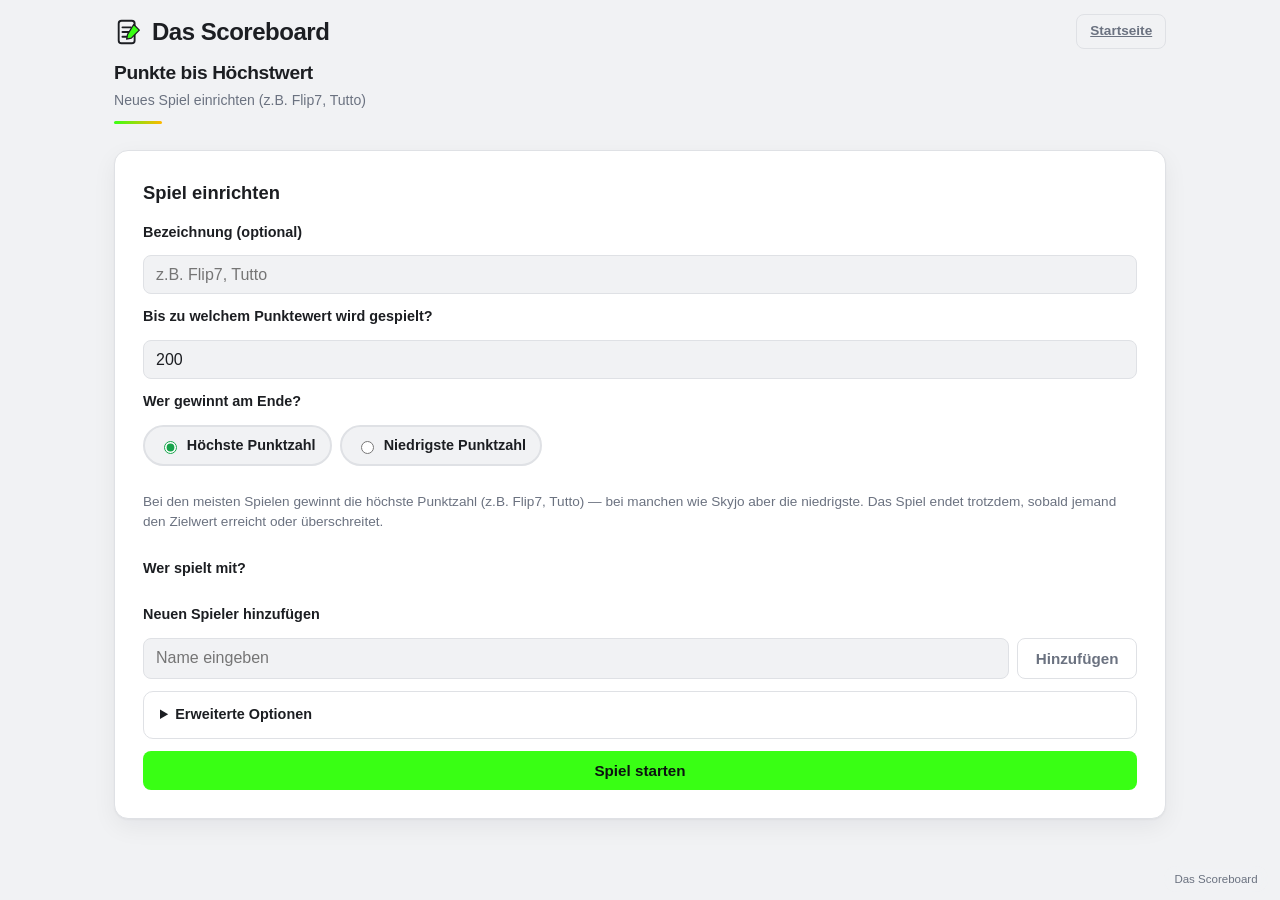
<file: modes/points-to-target/setup.html>
<!DOCTYPE html>
<html lang="de">
<head>
  <meta charset="UTF-8">
  <meta name="viewport" content="width=device-width, initial-scale=1.0">
  <title data-i18n-title-suffix="pages.pointsToTargetSetup.title">Das Scoreboard — Punkte bis Höchstwert — Neues Spiel</title>
  <link rel="stylesheet" href="../../css/style.css">
  <link rel="manifest" href="/manifest.json">
  <link rel="apple-touch-icon" href="/assets/icons/apple-touch-icon.png">
  <meta name="apple-mobile-web-app-capable" content="yes">
  <meta name="apple-mobile-web-app-status-bar-style" content="default">
  <meta name="apple-mobile-web-app-title" content="Das Scoreboard">
  <meta name="theme-color" content="#f1f2f4">
</head>
<body>
  <a href="#main" class="skip-link" data-i18n="common.skipLink">Zum Inhalt springen</a>

  <div id="logo-banner-slot"></div>
  <header class="app-header">
    <div class="app-header__bar">
      <a href="../../index.html" class="app-header__brand">
        <svg id="app-header-logo-svg" class="app-header__logo" viewBox="0 0 32 32" fill="none" xmlns="http://www.w3.org/2000/svg" aria-hidden="true" focusable="false">
          <rect x="5" y="4" width="17" height="24" rx="3" stroke="currentColor" stroke-width="2"/>
          <line x1="9" y1="11" x2="18" y2="11" stroke="currentColor" stroke-width="2" stroke-linecap="round"/>
          <line x1="9" y1="16" x2="18" y2="16" stroke="currentColor" stroke-width="2" stroke-linecap="round"/>
          <line x1="9" y1="21" x2="14" y2="21" stroke="currentColor" stroke-width="2" stroke-linecap="round"/>
          <path d="M21 8 L27 14 L18.5 22.5 L13.5 23.5 L14.5 18.5 Z" fill="var(--color-green)" stroke="currentColor" stroke-width="1.4" stroke-linejoin="round"/>
        </svg>
        <span data-brand-name>Das Scoreboard</span>
      </a>
      <nav class="app-nav" aria-label="Hauptnavigation">
        <a href="../../index.html" class="btn btn--ghost" data-i18n="common.nav.home">Startseite</a>
      </nav>
    </div>
    <h1 data-i18n="modes.pointsToTarget.title">Punkte bis Höchstwert</h1>
    <p class="app-header__subtitle" data-i18n="pointsToTarget.setup.subtitle">Neues Spiel einrichten (z.B. Flip7, Tutto)</p>
    <div class="app-header__accent" aria-hidden="true"></div>
  </header>

  <main id="main">
    <section class="card">
      <h2 data-i18n="common.setup.heading">Spiel einrichten</h2>

      <form id="setup-form" class="form">
        <label for="game-label" data-i18n="common.setup.labelOptional">Bezeichnung (optional)</label>
        <input type="text" id="game-label" placeholder="z.B. Flip7, Tutto" data-i18n-placeholder="pointsToTarget.setup.labelPlaceholder" maxlength="60" autocomplete="off">

        <label for="target-score" data-i18n="pointsToTarget.setup.targetLabel">Bis zu welchem Punktewert wird gespielt?</label>
        <input type="text" id="target-score" value="200" inputmode="numeric" pattern="[0-9]*" required>

        <label data-i18n="common.winDirection.heading">Wer gewinnt am Ende?</label>
        <div class="player-picker">
          <label class="player-chip">
            <input type="radio" name="win-direction" value="highest" checked>
            <span data-i18n="common.winDirection.highest">Höchste Punktzahl</span>
          </label>
          <label class="player-chip">
            <input type="radio" name="win-direction" value="lowest">
            <span data-i18n="common.winDirection.lowest">Niedrigste Punktzahl</span>
          </label>
        </div>
        <p class="hint-text" data-i18n="pointsToTarget.setup.winDirectionHint">Bei den meisten Spielen gewinnt die höchste Punktzahl (z.B. Flip7, Tutto) — bei manchen wie Skyjo aber die niedrigste. Das Spiel endet trotzdem, sobald jemand den Zielwert erreicht oder überschreitet.</p>

        <label data-i18n="common.setup.whoPlays">Wer spielt mit?</label>
        <div class="player-picker" id="player-picker"></div>

        <label for="new-player-inline" data-i18n="common.setup.addPlayerLabel">Neuen Spieler hinzufügen</label>
        <div style="display:flex; gap:0.5rem;">
          <input type="text" id="new-player-inline" placeholder="Name eingeben" data-i18n-placeholder="common.setup.addPlayerPlaceholder" maxlength="40" autocomplete="off" style="flex:1; padding:0.6rem 0.75rem; border-radius:8px; border:1px solid var(--color-border); background:var(--color-bg); color:var(--color-text);">
          <button type="button" id="add-player-inline-btn" class="btn btn--ghost" data-i18n="common.buttons.add">Hinzufügen</button>
        </div>

        <details class="advanced-options">
          <summary data-i18n="common.setup.advancedOptions">Erweiterte Optionen</summary>
          <div class="team-setup" id="team-setup">
            <label class="player-chip">
              <input type="checkbox" data-team-enable>
              <span data-i18n="common.setup.teamModeLabel">Team-Modus aktivieren</span>
            </label>
            <p class="hint-text" data-i18n="common.setup.teamModeHint">Spieler lassen sich zu Teams gruppieren, deren Punkte gemeinsam zählen.</p>
            <div class="team-setup__scoring" data-team-scoring hidden>
              <label data-i18n="common.setup.teamScoringHeading">Punkte-Erfassung für Teams</label>
              <label class="player-chip">
                <input type="radio" name="team-scoring" value="shared" checked>
                <span data-i18n="common.setup.teamScoringShared">Gemeinsamer Punktwert</span>
              </label>
              <p class="hint-text" data-i18n="common.setup.teamScoringSharedHint">Team-Mitglieder tragen zusammen einen Punktwert pro Runde ein.</p>
              <label class="player-chip">
                <input type="radio" name="team-scoring" value="individual">
                <span data-i18n="common.setup.teamScoringIndividual">Einzelne Punkte, gemeinsame Summe</span>
              </label>
              <p class="hint-text" data-i18n="common.setup.teamScoringIndividualHint">Jeder Spieler trägt eigene Punkte ein — angezeigt werden sowohl die Einzelpunkte als auch die Team-Summe.</p>
            </div>
            <div class="team-setup__assignments" data-team-assignments hidden></div>
            <div class="team-setup__names" data-team-names hidden></div>
          </div>
        </details>

        <button type="submit" class="btn btn--primary" data-i18n="common.buttons.start">Spiel starten</button>
      </form>

      <p id="setup-error" class="error-text" role="alert" hidden></p>
    </section>
  </main>

  <p class="app-version" id="app-version">Das Scoreboard</p>

  <script src="../../js/version.js"></script>
  <script src="../../js/theme.js"></script>
  <script src="../../js/i18n.js"></script>
  <script src="../../js/input-helpers.js"></script>
  <script src="../../js/team-setup.js"></script>
  <script src="setup.js"></script>
</body>
</html>
</file>
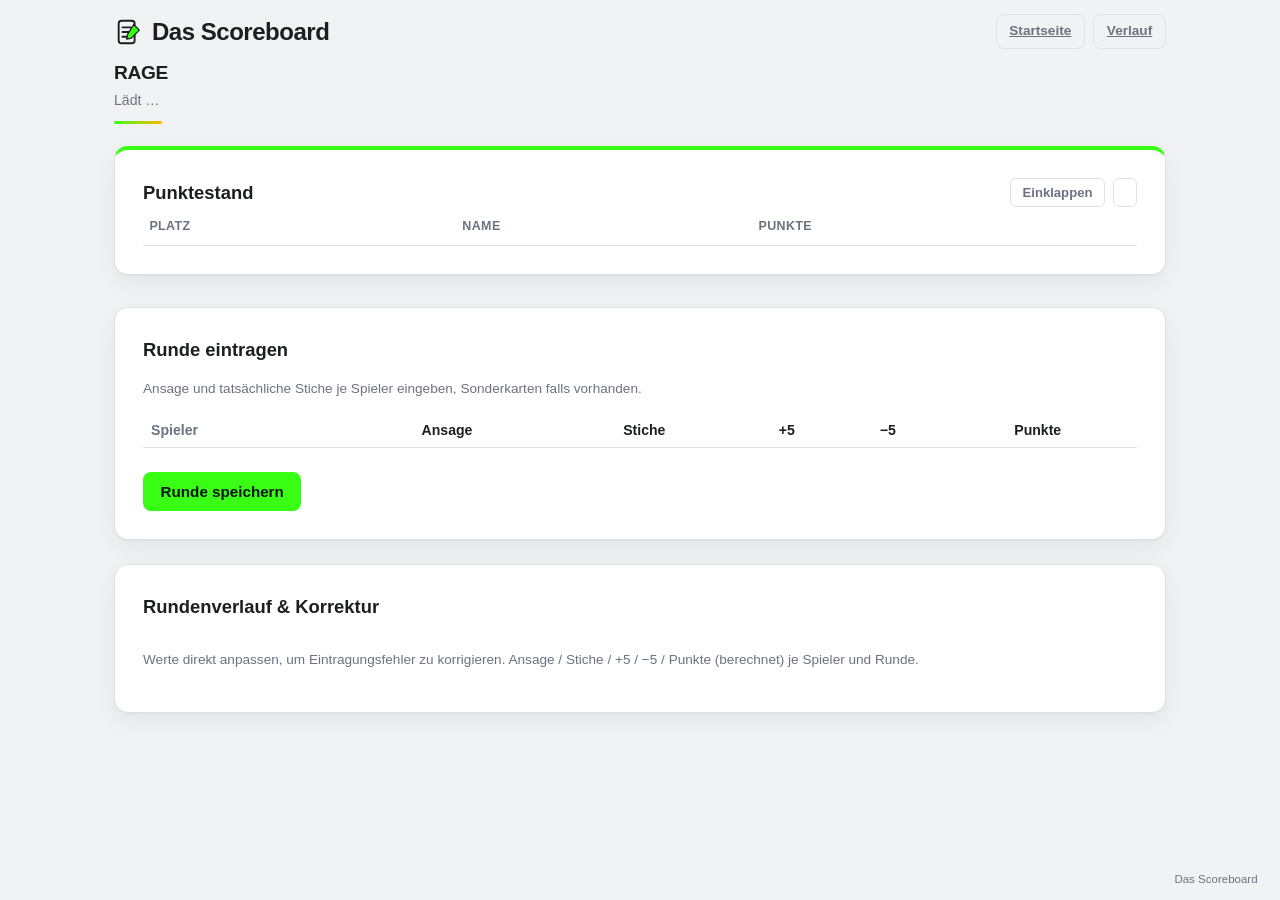
<file: modes/rage/game.html>
<!DOCTYPE html>
<html lang="de">
<head>
  <meta charset="UTF-8">
  <meta name="viewport" content="width=device-width, initial-scale=1.0">
  <title data-i18n-title-suffix="pages.rageGame.title">Das Scoreboard — RAGE</title>
  <link rel="stylesheet" href="../../css/style.css">
  <link rel="manifest" href="/manifest.json">
  <link rel="apple-touch-icon" href="/assets/icons/apple-touch-icon.png">
  <meta name="apple-mobile-web-app-capable" content="yes">
  <meta name="apple-mobile-web-app-status-bar-style" content="default">
  <meta name="apple-mobile-web-app-title" content="Das Scoreboard">
  <meta name="theme-color" content="#f1f2f4">
</head>
<body>
  <a href="#main" class="skip-link" data-i18n="common.skipLink">Zum Inhalt springen</a>

  <div id="logo-banner-slot"></div>
  <header class="app-header">
    <div class="app-header__bar">
      <a href="../../index.html" class="app-header__brand">
        <svg id="app-header-logo-svg" class="app-header__logo" viewBox="0 0 32 32" fill="none" xmlns="http://www.w3.org/2000/svg" aria-hidden="true" focusable="false">
          <rect x="5" y="4" width="17" height="24" rx="3" stroke="currentColor" stroke-width="2"/>
          <line x1="9" y1="11" x2="18" y2="11" stroke="currentColor" stroke-width="2" stroke-linecap="round"/>
          <line x1="9" y1="16" x2="18" y2="16" stroke="currentColor" stroke-width="2" stroke-linecap="round"/>
          <line x1="9" y1="21" x2="14" y2="21" stroke="currentColor" stroke-width="2" stroke-linecap="round"/>
          <path d="M21 8 L27 14 L18.5 22.5 L13.5 23.5 L14.5 18.5 Z" fill="var(--color-green)" stroke="currentColor" stroke-width="1.4" stroke-linejoin="round"/>
        </svg>
        <span data-brand-name>Das Scoreboard</span>
      </a>
      <nav class="app-nav" aria-label="Hauptnavigation">
        <a href="../../index.html" class="btn btn--ghost" data-i18n="common.nav.home">Startseite</a>
        <a href="../../history.html" class="btn btn--ghost" data-i18n="common.nav.history">Verlauf</a>
      </nav>
    </div>
    <h1 id="game-title">RAGE</h1>
    <p class="app-header__subtitle" id="game-subtitle" data-i18n="common.game.loading">Lädt …</p>
    <div class="app-header__accent" aria-hidden="true"></div>
  </header>

  <div class="scoreboard">
    <div style="max-width:1100px; margin:0 auto; padding:0 1.5rem;">
      <section class="card scoreboard-card">
        <div style="display:flex; align-items:center; justify-content:space-between; gap:0.5rem; flex-wrap:wrap;">
          <h2 style="margin:0;" data-i18n="common.game.standingsHeading">Punktestand</h2>
          <div style="display:flex; gap:0.5rem;">
            <button type="button" id="toggle-standings-btn" class="btn btn--small btn--ghost" aria-expanded="true" aria-controls="standings-collapsible" data-i18n="common.game.standings.collapse">Einklappen</button>
            <button type="button" id="toggle-finished-btn" class="btn btn--small btn--ghost"></button>
          </div>
        </div>
        <div id="standings-collapsible">
          <table class="standings-table">
            <thead>
              <tr>
                <th scope="col" data-i18n="common.table.rank">Platz</th>
                <th scope="col" data-i18n="common.table.name">Name</th>
                <th scope="col" data-i18n="common.table.points">Punkte</th>
              </tr>
            </thead>
            <tbody id="standings-body"></tbody>
          </table>
          <p class="hint-text starting-player-legend" id="starting-player-legend" data-i18n="common.game.startingPlayerLegend" hidden>★ Startspieler (zufällig)</p>
        </div>
      </section>
    </div>
  </div>

  <main id="main" style="padding-top: 0;">
    <div id="winner-banner-wrap"></div>

    <section class="card section-spacing" id="round-entry-card">
      <h2 id="round-entry-title" data-i18n="rage.game.roundEntry.staticHeading">Runde eintragen</h2>
      <p class="hint-text" id="round-entry-hint" data-i18n="rage.game.roundEntry.staticHint">Ansage und tatsächliche Stiche je Spieler eingeben, Sonderkarten falls vorhanden.</p>
      <div class="rounds-table-wrap">
        <table class="rounds-table" id="round-entry-table">
          <thead>
            <tr>
              <th scope="col" data-i18n="rage.game.roundEntry.table.player">Spieler</th>
              <th scope="col" data-i18n="rage.game.roundEntry.table.bid">Ansage</th>
              <th scope="col" data-i18n="rage.game.roundEntry.table.tricks">Stiche</th>
              <th scope="col" data-i18n="rage.game.roundEntry.table.plus5">+5</th>
              <th scope="col" data-i18n="rage.game.roundEntry.table.minus5">−5</th>
              <th scope="col" data-i18n="rage.game.roundEntry.table.points">Punkte</th>
            </tr>
          </thead>
          <tbody id="round-entry-body"></tbody>
        </table>
      </div>
      <button type="button" id="save-round-btn" class="btn btn--primary section-spacing" data-i18n="common.game.roundEntry.saveButton">Runde speichern</button>
    </section>

    <section class="card section-spacing">
      <div style="display:flex; align-items:center; justify-content:space-between; gap:1rem; flex-wrap:wrap;">
        <h2 data-i18n="common.game.roundsTable.heading">Rundenverlauf &amp; Korrektur</h2>
        <button type="button" id="undo-last-round-btn" class="btn btn--small btn--ghost" data-i18n="common.game.roundsTable.undoButton" hidden>Letzte Runde rückgängig</button>
      </div>
      <p class="hint-text" data-i18n="rage.game.roundsTableHint">Werte direkt anpassen, um Eintragungsfehler zu korrigieren. Ansage / Stiche / +5 / −5 / Punkte (berechnet) je Spieler und Runde.</p>
      <div class="rounds-table-wrap">
        <table class="rounds-table" id="rounds-table">
          <thead id="rounds-table-head"></thead>
          <tbody id="rounds-table-body"></tbody>
        </table>
      </div>
    </section>
  </main>

  <p class="app-version" id="app-version">Das Scoreboard</p>

  <script src="../../js/version.js"></script>
  <script src="../../js/theme.js"></script>
  <script src="../../js/i18n.js"></script>
  <script src="../../js/input-helpers.js"></script>
  <script src="../../js/feedback.js"></script>
  <script src="../../js/standings-toggle.js"></script>
  <script src="../../js/avatar-helpers.js"></script>
  <script src="game.js"></script>
</body>
</html>
</file>
<file: css/style.css>
:root {
  --color-bg: #f1f2f4;
  --color-surface: #ffffff;
  --color-text: #1c1e22;
  --color-text-muted: #6b7280;
  --color-border: #dfe1e5;

  /* Neongruen: als Flaeche sehr hell/knallig (fuer Buttons/Badges mit
     dunklem Text), als "-strong"-Variante abgedunkelt fuer lesbaren Text
     und Linien auf hellem Grund. */
  --color-green: #39ff14;
  --color-green-strong: #16a34a;

  /* Amber/Orange als zweite Akzentfarbe, gleiches Prinzip. */
  --color-amber: #ffb700;
  --color-amber-strong: #b45309;

  --color-on-accent: #0b1210;
  --color-focus: #2563eb;
  --color-danger: #d1293d;

  /* Fuer Classic bislang nur als Fallback fuer themenuebergreifende
     Bausteine (Donut-Chart Modus-Verteilung) - Bold ueberschreibt diese mit
     eigenen festen Werten weiter unten. Wiederverwendet bestehende Tokens
     statt neue Hex-Werte einzufuehren. */
  --player-color-1: var(--color-green-strong);
  --player-color-2: var(--color-amber-strong);
  --player-color-3: var(--color-focus);
  --player-color-4: var(--color-danger);

  --shadow-card: 0 1px 2px rgba(16, 20, 30, 0.04), 0 8px 24px rgba(16, 20, 30, 0.06);
  --radius: 14px;
}

@media (prefers-color-scheme: dark) {
  :root {
    --color-bg: #17181b;
    --color-surface: #202226;
    --color-text: #eef0f2;
    --color-text-muted: #9aa0a8;
    --color-border: #2d2f34;

    --color-green: #4dff2e;
    --color-green-strong: #34d058;

    --color-amber: #ffc233;
    --color-amber-strong: #fbbf24;

    --color-on-accent: #0b1210;
    --shadow-card: 0 1px 2px rgba(0, 0, 0, 0.25), 0 8px 24px rgba(0, 0, 0, 0.4);
  }
}

* {
  box-sizing: border-box;
}

[hidden] {
  display: none !important;
}

body {
  margin: 0;
  font-family: -apple-system, BlinkMacSystemFont, "Segoe UI", Roboto, sans-serif;
  background: var(--color-bg);
  color: var(--color-text);
  line-height: 1.5;
}

.skip-link {
  position: absolute;
  left: -9999px;
  top: 0;
  background: var(--color-green);
  color: var(--color-on-accent);
  padding: 0.75rem 1.25rem;
  z-index: 100;
  border-radius: 0 0 8px 0;
  font-weight: 700;
}

.skip-link:focus {
  left: 0;
}

a {
  color: var(--color-green-strong);
}

a:focus-visible,
button:focus-visible,
input:focus-visible,
[tabindex]:focus-visible {
  outline: 3px solid var(--color-focus);
  outline-offset: 2px;
}

.app-header {
  max-width: 1100px;
  margin: 0 auto;
  padding: 0.85rem 1.5rem 0.6rem;
}

.app-header__bar {
  display: flex;
  align-items: center;
  justify-content: space-between;
  gap: 1rem;
  flex-wrap: wrap;
}

.app-header__brand {
  display: flex;
  align-items: center;
  gap: 0.5rem;
  text-decoration: none;
  color: var(--color-text);
  font-weight: 800;
  font-size: 1.5rem;
  letter-spacing: -0.02em;
}

.app-header__logo {
  width: 30px;
  height: 30px;
  flex-shrink: 0;
}

/* Eigenes Quadrat-Logo (Einstellungen) ersetzt das Standard-Icon und ist
   bewusst deutlich groesser, damit es wie ein richtiges Logo wirkt. */
.app-header__logo--custom {
  width: 80px;
  height: 80px;
  object-fit: cover;
  border-radius: 12px;
}

/* Eigenes Banner-Logo (Einstellungen), sitzt oberhalb des normalen Headers. */
#logo-banner-slot img {
  display: block;
  width: 100%;
  max-width: 1100px;
  max-height: 140px;
  object-fit: contain;
  margin: 0.75rem auto 0;
}

.app-header h1 {
  margin: 0.6rem 0 0;
  font-size: 1.2rem;
  letter-spacing: -0.02em;
}

.app-header__subtitle {
  margin: 0.15rem 0 0;
  color: var(--color-text-muted);
  font-size: 0.88rem;
}

.app-header__accent {
  width: 48px;
  height: 3px;
  margin: 0.6rem 0 0;
  border-radius: 999px;
  background: linear-gradient(90deg, var(--color-green), var(--color-amber));
}

.app-nav {
  display: flex;
  justify-content: flex-end;
  gap: 0.5rem;
  flex-wrap: wrap;
}

.app-nav .btn {
  padding: 0.4rem 0.8rem;
  font-size: 0.85rem;
}

/* Burger-Menue unterhalb einer schmalen Breite (iPhone) - auf iPad Portrait
   (primaeres Zielgeraet, >=768px) bleibt die volle Nav in einer Zeile
   sichtbar, der Toggle-Button bleibt unsichtbar. */
.app-nav-toggle {
  display: none;
  flex-direction: column;
  justify-content: center;
  gap: 4px;
  width: 40px;
  height: 40px;
  padding: 0;
  border: 1px solid var(--color-border);
  border-radius: 8px;
  background: transparent;
  cursor: pointer;
}

.app-nav-toggle__bar {
  display: block;
  width: 18px;
  height: 2px;
  margin: 0 auto;
  background: var(--color-text);
  border-radius: 2px;
}

@media (max-width: 700px) {
  .app-nav-toggle {
    display: flex;
  }

  .app-nav {
    display: none;
    position: absolute;
    left: 1rem;
    right: 1rem;
    top: 100%;
    z-index: 20;
    flex-direction: column;
    align-items: stretch;
    gap: 0.25rem;
    margin-top: 0.5rem;
    padding: 0.5rem;
    background: var(--color-surface);
    border: 1px solid var(--color-border);
    border-radius: var(--radius);
    box-shadow: var(--shadow-card);
  }

  .app-nav.is-open {
    display: flex;
  }

  .app-header__bar {
    position: relative;
  }

  .app-nav .btn {
    text-align: left;
  }
}

main {
  max-width: 1100px;
  margin: 0 auto;
  padding: 1rem 1.5rem 3rem;
}

.card {
  background: var(--color-surface);
  border: 1px solid var(--color-border);
  border-radius: var(--radius);
  box-shadow: var(--shadow-card);
  padding: 1.75rem;
}

.card h2 {
  margin-top: 0;
  font-size: 1.15rem;
}

/* Buttons */
.btn {
  padding: 0.7rem 1.1rem;
  border-radius: 8px;
  border: none;
  font-size: 0.95rem;
  font-weight: 700;
  cursor: pointer;
  transition: background-color 0.15s ease, transform 0.05s ease, opacity 0.15s ease;
}

.btn:active {
  transform: translateY(1px);
}

.btn:disabled {
  opacity: 0.5;
  cursor: not-allowed;
}

.btn--primary {
  background: var(--color-green);
  color: var(--color-on-accent);
}

.btn--primary:hover {
  filter: brightness(0.92);
}

.btn--secondary {
  background: var(--color-amber);
  color: var(--color-on-accent);
}

.btn--secondary:hover {
  filter: brightness(0.92);
}

.btn--ghost {
  background: transparent;
  color: var(--color-text-muted);
  border: 1px solid var(--color-border);
  font-weight: 600;
}

.btn--ghost:hover {
  color: var(--color-text);
  border-color: var(--color-text-muted);
}

.btn--danger {
  background: var(--color-danger);
  color: #fff;
}

.btn--danger:hover {
  filter: brightness(0.92);
}

.btn--small {
  padding: 0.4rem 0.7rem;
  font-size: 0.82rem;
  border-radius: 6px;
}

/* Formulare */
.form {
  display: flex;
  flex-direction: column;
  gap: 0.75rem;
}

.form label {
  font-weight: 600;
  font-size: 0.9rem;
}

.form input[type="number"],
.form input[type="text"],
.form input[type="password"],
.form select,
.form textarea {
  padding: 0.6rem 0.75rem;
  border-radius: 8px;
  border: 1px solid var(--color-border);
  background: var(--color-bg);
  color: var(--color-text);
  font-size: 1rem;
}

.form textarea {
  font-family: inherit;
  line-height: 1.5;
  resize: vertical;
}

/* Plus/Minus-Stepper (Zielpunkte, Rundenzahl) - im Classic-Theme rendert
   nur das eingebettete Input, der Wrapper selbst nimmt per "display:contents"
   keinen eigenen Platz ein und die Buttons bleiben unsichtbar; im Bold-
   Theme werden beide sichtbar (siehe [data-theme-style="bold"] weiter
   unten). */
.stepper {
  display: contents;
}

.stepper__btn {
  display: none;
}

.hint-text {
  color: var(--color-text-muted);
  font-size: 0.85rem;
}

.starting-player-legend {
  margin: 0.75rem 0 0;
  text-align: left;
}

.error-text {
  color: var(--color-danger);
  font-weight: 600;
}

/* Modus-Karten auf der Startseite */
.mode-grid {
  display: grid;
  grid-template-columns: repeat(auto-fill, minmax(260px, 1fr));
  gap: 1.25rem;
  margin-top: 1.5rem;
}

.mode-card {
  display: block;
  text-decoration: none;
  color: inherit;
  background: var(--color-surface);
  border: 1px solid var(--color-border);
  border-top: 4px solid var(--color-green);
  border-radius: var(--radius);
  box-shadow: var(--shadow-card);
  padding: 1.5rem;
  transition: transform 0.1s ease, box-shadow 0.1s ease;
}

.mode-card:hover {
  transform: translateY(-2px);
  box-shadow: 0 4px 6px rgba(16, 20, 30, 0.06), 0 12px 28px rgba(16, 20, 30, 0.1);
}

.mode-card h2 {
  margin: 0 0 0.35rem;
  font-size: 1.2rem;
}

.mode-card__examples {
  color: var(--color-text-muted);
  font-size: 0.85rem;
  margin: 0.5rem 0 0;
}

/* Nur im Bold-Theme sichtbar (siehe [data-theme-style="bold"] weiter unten) -
   im Classic-Theme rein dekorativ ungenutzt, deshalb per Default versteckt. */
.mode-card__icon {
  display: none;
}

/* Nur im Flip-Board-Theme sichtbar (siehe [data-theme-style="flip"] weiter
   unten) - Bold nutzt weiterhin das Emoji aus .mode-card__icon, Flip Board
   die schlichteren Linien-Icons hier. */
.mode-card__icon-svg {
  display: none;
}

.home-quick-action {
  display: none;
}

/* Nur im Bold-Theme sichtbar - in Classic sind die Modus-Karten direkt der
   Einstieg, ein zusaetzlicher Sprungbutton waere dort redundant. */
.home-start-btn {
  display: none;
}

/* Spielerauswahl (Checkbox-Chips) */
.player-picker {
  display: flex;
  flex-wrap: wrap;
  gap: 0.5rem;
}

.player-chip {
  display: inline-flex;
  align-items: center;
  gap: 0.4rem;
  padding: 0.5rem 0.9rem;
  border-radius: 999px;
  border: 2px solid var(--color-border);
  background: var(--color-bg);
  cursor: pointer;
  font-weight: 600;
  font-size: 0.9rem;
  user-select: none;
}

.player-chip input {
  accent-color: var(--color-green-strong);
}

.player-chip--checked {
  border-color: var(--color-green-strong);
  background: color-mix(in srgb, var(--color-green) 15%, var(--color-bg));
}

/* Aufklappbare Erweiterte Optionen (z.B. Team-Modus im Setup) */
.advanced-options {
  border: 1px solid var(--color-border);
  border-radius: 10px;
  padding: 0.75rem 1rem;
}

.advanced-options summary {
  cursor: pointer;
  font-weight: 600;
  font-size: 0.9rem;
}

.advanced-options summary:focus-visible {
  outline: 2px solid var(--color-focus);
  outline-offset: 2px;
}

.advanced-options[open] summary {
  margin-bottom: 0.75rem;
}

.team-setup {
  display: flex;
  flex-direction: column;
  gap: 0.5rem;
}

/* "Spiel bearbeiten" (Migration 16, siehe js/game-edit.js) - Live-Aenderung
   eines laufenden Spiels, gemeinsam fuer alle 4 Modi. */
.game-edit__target-score {
  display: flex;
  align-items: center;
  gap: 0.6rem;
  flex-wrap: wrap;
  margin-bottom: 1rem;
}

.game-edit__target-score input {
  width: 7rem;
}

.game-edit__player-list {
  list-style: none;
  margin: 0.5rem 0 1rem;
  padding: 0;
  display: flex;
  flex-direction: column;
  gap: 0.5rem;
}

.game-edit__player-row {
  display: flex;
  align-items: center;
  justify-content: space-between;
  gap: 0.75rem;
  padding: 0.5rem 0.75rem;
  border: 1px solid var(--color-border);
  border-radius: 8px;
}

.game-edit__add-player {
  display: flex;
  align-items: center;
  gap: 0.6rem;
  flex-wrap: wrap;
}

.game-edit__add-player select {
  flex: 1 1 10rem;
}

.game-edit__add-player input {
  width: 8rem;
}

/* RAGE-Runde in zwei Phasen (Ansagen, dann Ergebnisse) - ein grosses,
   fuer iPhone/iPad ohne Scrollen gedachtes Bedienfeld, themeuebergreifend
   ueber die Theme-Variablen gefaerbt. */
.rage-flow {
  display: flex;
  flex-direction: column;
  gap: 0.6rem;
  margin-top: 0.75rem;
}

.rage-flow__sum {
  margin: 0;
  padding: 0.6rem 0.9rem;
  border-radius: 10px;
  border: 1px solid var(--color-border);
  background: var(--color-bg);
  font-size: 1.15rem;
  font-weight: 800;
  text-align: center;
  font-variant-numeric: tabular-nums;
}

.rage-row {
  --row-color: var(--color-border);
  display: flex;
  flex-wrap: wrap;
  align-items: center;
  justify-content: space-between;
  gap: 0.4rem 0.75rem;
  min-height: 4rem;
  padding: 0.45rem 0.7rem;
  border: 1px solid var(--color-border);
  border-left: 5px solid var(--row-color);
  border-radius: 10px;
  background: var(--color-surface);
}

.rage-row[data-player-color="1"] { --row-color: var(--player-color-1); }
.rage-row[data-player-color="2"] { --row-color: var(--player-color-2); }
.rage-row[data-player-color="3"] { --row-color: var(--player-color-3); }
.rage-row[data-player-color="4"] { --row-color: var(--player-color-4); }

.rage-row__who {
  display: flex;
  flex-direction: column;
  flex: 1 1 4.5rem;
  min-width: 0;
}

.rage-row__head {
  display: flex;
  align-items: baseline;
  justify-content: space-between;
  gap: 0.5rem;
}

.rage-row__name {
  font-weight: 700;
  font-size: 1.05rem;
  overflow-wrap: anywhere;
}

.rage-row__meta {
  font-size: 0.85rem;
  color: var(--color-text-muted);
}

.rage-row__control {
  display: flex;
  align-items: center;
  gap: 0.35rem;
}

.rage-row__btn {
  min-width: 2.9rem;
  min-height: 3rem;
  border-radius: 12px;
  border: 1px solid var(--color-border);
  background: var(--color-bg);
  color: var(--color-text);
  font-size: 1.6rem;
  font-weight: 800;
  line-height: 1;
  cursor: pointer;
  /* Verhindert Doppeltipp-Zoom bei schnellem Mehrfach-Antippen, siehe
     .round-steps__btn. */
  touch-action: manipulation;
}

.rage-row__btn--plus { border-color: var(--color-green-strong); }
.rage-row__btn--minus { border-color: var(--color-danger); }

.rage-row__btn:active { transform: scale(0.94); }

.rage-row__btn:focus-visible {
  outline: 2px solid var(--color-focus);
  outline-offset: 2px;
}

.rage-row__value {
  min-width: 1.9rem;
  text-align: center;
  font-size: 1.7rem;
  font-weight: 800;
  font-variant-numeric: tabular-nums;
}

.rage-row__points {
  color: var(--color-text);
  font-size: 1.05rem;
  font-weight: 800;
  font-variant-numeric: tabular-nums;
}

.rage-row__extras {
  flex-basis: 100%;
  display: flex;
  justify-content: space-between;
  gap: 0.5rem;
}

.rage-row__extra {
  display: flex;
  align-items: center;
  gap: 0.35rem;
  font-size: 0.85rem;
  color: var(--color-text-muted);
}

.rage-row__extra .rage-row__control {
  gap: 0.3rem;
}

.rage-row__extra .rage-row__btn {
  min-width: 2.2rem;
  min-height: 2.2rem;
  font-size: 1.15rem;
  border-radius: 10px;
}

.rage-row__extra .rage-row__value {
  min-width: 1.2rem;
  font-size: 1.1rem;
  color: var(--color-text);
}

.rage-flow__actions {
  display: flex;
  flex-wrap: wrap;
  gap: 0.6rem;
}

.rage-flow__actions .btn {
  flex: 1 1 10rem;
  min-height: 3.25rem;
}

.seat-order {
  display: flex;
  flex-wrap: wrap;
  gap: 0.5rem;
  align-items: center;
}

.seat-chip {
  display: inline-flex;
  align-items: center;
  gap: 0.5rem;
  min-height: 2.75rem;
  padding: 0.4rem 0.9rem;
  border-radius: 999px;
  border: 1px solid var(--color-border);
  background: var(--color-surface);
  color: var(--color-text);
  font-weight: 600;
  cursor: pointer;
  touch-action: manipulation;
}

.seat-chip__num {
  min-width: 1.6rem;
  height: 1.6rem;
  border-radius: 50%;
  display: inline-flex;
  align-items: center;
  justify-content: center;
  font-size: 0.85rem;
  font-weight: 800;
  background: var(--color-green);
  color: var(--color-on-accent);
}

.seat-chip[aria-pressed="true"] {
  border-color: var(--color-green-strong);
}

.seat-chip:focus-visible {
  outline: 2px solid var(--color-focus);
  outline-offset: 2px;
}

/* Wertungsbogen: Zeilen = Wertungen, Spalten = Spieler, Felder oeffnen die
   Zahlentastatur (js/score-keypad.js). Erste Spalte bleibt beim seitlichen
   Scrollen stehen, damit die Wertung sichtbar bleibt. */
.sheet-table th,
.sheet-table td {
  padding: 0.25rem 0.35rem;
  text-align: center;
}

.sheet-table thead th {
  font-size: 0.85rem;
  overflow-wrap: anywhere;
}

.sheet-table tbody th,
.sheet-table tfoot th {
  position: sticky;
  left: 0;
  z-index: 1;
  min-width: 6.5rem;
  max-width: 9rem;
  text-align: left;
  font-weight: 600;
  background: var(--color-surface);
}

.sheet-cell {
  width: 100%;
  min-width: 2.9rem;
  min-height: 2.75rem;
  border-radius: 8px;
  border: 1px solid var(--color-border);
  background: var(--color-bg);
  color: var(--color-text);
  font-size: 1.05rem;
  font-weight: 700;
  font-variant-numeric: tabular-nums;
  cursor: pointer;
  touch-action: manipulation;
}

.sheet-cell:focus-visible {
  outline: 2px solid var(--color-focus);
  outline-offset: 2px;
}

.sheet-cell:disabled {
  cursor: default;
}

.cascadia-variants {
  display: flex;
  flex-wrap: wrap;
  gap: 0.5rem 1rem;
}

.cascadia-variant {
  display: flex;
  align-items: center;
  gap: 0.4rem;
}

.sheet-cell--auto {
  background: transparent;
  border-style: dashed;
  color: var(--color-text-muted);
}

.sheet-total {
  font-size: 1.15rem;
  font-weight: 800;
  font-variant-numeric: tabular-nums;
}

.sheet-table tfoot td,
.sheet-table tfoot th {
  border-top: 2px solid var(--color-border);
}

.sheet-col--withdrawn {
  opacity: 0.55;
}

.score-keypad {
  width: min(92vw, 22rem);
  padding: 1rem;
  border: 1px solid var(--color-border);
  border-radius: 16px;
  background: var(--color-surface);
  color: var(--color-text);
}

.score-keypad::backdrop {
  background: rgba(0, 0, 0, 0.55);
}

.score-keypad__title {
  margin: 0;
  font-size: 1.1rem;
}

.score-keypad__subtitle {
  margin: 0.1rem 0 0.6rem;
  color: var(--color-text-muted);
}

.score-keypad__expression {
  min-height: 1.5rem;
  text-align: right;
  color: var(--color-text-muted);
  font-variant-numeric: tabular-nums;
  overflow-wrap: anywhere;
}

.score-keypad__total {
  text-align: right;
  font-size: 2.2rem;
  font-weight: 800;
  margin-bottom: 0.6rem;
  font-variant-numeric: tabular-nums;
}

.score-keypad__keys {
  display: grid;
  grid-template-columns: repeat(3, 1fr);
  gap: 0.5rem;
}

.score-keypad__key {
  min-height: 3.4rem;
  border-radius: 12px;
  border: 1px solid var(--color-border);
  background: var(--color-bg);
  color: var(--color-text);
  font-size: 1.5rem;
  font-weight: 700;
  cursor: pointer;
  touch-action: manipulation;
}

.score-keypad__key:active {
  transform: scale(0.95);
}

.score-keypad__key:focus-visible {
  outline: 2px solid var(--color-focus);
  outline-offset: 2px;
}

.score-keypad__key--add {
  width: 100%;
  margin-top: 0.5rem;
  border-color: var(--color-green-strong);
}

.cascadia-card__rows {
  display: flex;
  flex-direction: column;
  gap: 0.4rem;
  max-height: 52vh;
  overflow-y: auto;
}

.cascadia-card__row {
  display: grid;
  grid-template-columns: 1fr auto 2.2rem;
  align-items: center;
  gap: 0.5rem;
  padding: 0.25rem 0;
  border-bottom: 1px solid var(--color-border);
}

.cascadia-card__label {
  font-size: 0.9rem;
  overflow-wrap: anywhere;
}

.cascadia-card__points {
  text-align: right;
  font-weight: 800;
  font-variant-numeric: tabular-nums;
}

.cascadia-card__row .rage-row__btn {
  min-width: 2.6rem;
  min-height: 2.6rem;
  font-size: 1.25rem;
}

.cascadia-card__row .rage-row__value {
  min-width: 1.5rem;
  font-size: 1.2rem;
}

.cascadia-card__bonus {
  display: flex;
  justify-content: space-between;
  margin: 0.3rem 0 0;
  color: var(--color-text-muted);
}

.cascadia-card__bonus--on {
  color: var(--color-green-strong);
}

.score-keypad__actions {
  display: flex;
  gap: 0.5rem;
  margin-top: 0.75rem;
}

.score-keypad__actions .btn {
  flex: 1 1 0;
  min-width: 0;
  min-height: 3rem;
  padding-left: 0.4rem;
  padding-right: 0.4rem;
  font-size: 0.85rem;
}

.team-setup__assignments {
  display: flex;
  flex-direction: column;
  gap: 0.4rem;
}

.team-setup__row {
  display: flex;
  align-items: center;
  justify-content: space-between;
  gap: 0.75rem;
}

.team-setup__row select {
  padding: 0.4rem 0.6rem;
  border-radius: 8px;
  border: 1px solid var(--color-border);
  background: var(--color-bg);
  color: var(--color-text);
}

.team-setup__scoring {
  display: flex;
  flex-direction: column;
  gap: 0.4rem;
}

.team-setup__scoring > label:first-child {
  font-weight: 600;
  font-size: 0.85rem;
}

.team-setup__names {
  display: flex;
  flex-direction: column;
  gap: 0.5rem;
  margin-top: 0.25rem;
}

.team-setup__name-field label {
  display: block;
  font-weight: 600;
  font-size: 0.85rem;
  margin-bottom: 0.3rem;
}

.team-setup__name-field input {
  width: 100%;
  padding: 0.5rem 0.6rem;
  border-radius: 8px;
  border: 1px solid var(--color-border);
  background: var(--color-bg);
  color: var(--color-text);
}

/* Sticky Scoreboard */
.scoreboard {
  position: sticky;
  top: 0;
  z-index: 10;
  background: var(--color-bg);
  padding-top: 0.75rem;
  padding-bottom: 0.5rem;
}

.scoreboard-card {
  border-top: 4px solid var(--color-green);
}

.standings-table {
  width: 100%;
  border-collapse: collapse;
}

.standings-table th,
.standings-table td {
  text-align: left;
  padding: 0.6rem 0.4rem;
  border-bottom: 1px solid var(--color-border);
  font-size: 0.95rem;
}

.standings-table td:nth-child(3) {
  font-size: 1.35rem;
  font-weight: 800;
  letter-spacing: -0.02em;
}

.standings-table th {
  color: var(--color-text-muted);
  font-weight: 600;
  font-size: 0.78rem;
  text-transform: uppercase;
  letter-spacing: 0.03em;
}

.standings-table tr.rank-first {
  background: color-mix(in srgb, var(--color-green) 12%, transparent);
}

.standings-table tr.rank-first td {
  font-weight: 700;
}

.standings-table tr.rank-first td:nth-child(2) {
  color: var(--color-green-strong);
  font-size: 1.15rem;
  font-weight: 800;
}

.standings-table tr.rank-first td:nth-child(3) {
  color: var(--color-green-strong);
  font-size: 1.55rem;
}

.standings-table tr.rank-first td:first-child {
  box-shadow: inset 4px 0 0 0 var(--color-green-strong);
  padding-left: 0.6rem;
}

.standings-name {
  display: flex;
  align-items: center;
  gap: 0.5rem;
}

.standings-avatar {
  width: 22px;
  height: 33px;
  border-radius: 3px;
  object-fit: cover;
  flex-shrink: 0;
}

.standings-team-hint {
  margin-top: 0.15rem;
  font-size: 0.78rem;
}

.standings-table .progress-cell {
  min-width: 120px;
}

/* Kartenansicht des Punktestands - nur im Bold-Theme sichtbar, siehe unten */
.standings-cards {
  display: none;
}

.mini-progress {
  height: 8px;
  border-radius: 999px;
  background: var(--color-border);
  overflow: hidden;
  margin-top: 0.3rem;
}

.mini-progress__fill {
  height: 100%;
  background: var(--color-amber);
  border-radius: 999px;
  transition: width 0.25s ease;
}

.mini-progress__fill--done {
  background: var(--color-green-strong);
}

/* Gewinner-Banner */
.winner-banner {
  background: var(--color-green);
  color: var(--color-on-accent);
  border-radius: var(--radius);
  padding: 1.25rem 1.5rem;
  font-weight: 700;
  font-size: 1.05rem;
  text-align: center;
  box-shadow: var(--shadow-card);
}

/* Runde-beendet-Hinweis (Modus "Punkterunde mit fester Rundenzahl") */
.round-end-notice {
  display: flex;
  align-items: center;
  justify-content: space-between;
  gap: 1rem;
  background: var(--color-amber);
  color: var(--color-on-accent);
  border-radius: var(--radius);
  padding: 0.75rem 1rem;
  font-weight: 600;
}

.round-end-notice__close {
  background: none;
  border: none;
  color: inherit;
  font-size: 1.1rem;
  line-height: 1;
  cursor: pointer;
  padding: 0.2rem 0.4rem;
}

.round-end-notice__close:focus-visible {
  outline: 2px solid var(--color-focus);
  outline-offset: 2px;
}

/* Rundenzahl-erreicht-Hinweis (Beenden oder verlaengern) */
.target-reached-banner {
  background: var(--color-surface);
  border: 2px solid var(--color-amber);
  border-radius: var(--radius);
  padding: 1.25rem 1.5rem;
  text-align: center;
}

.target-reached-banner__heading {
  font-weight: 700;
  font-size: 1.05rem;
  margin: 0 0 1rem;
}

.target-reached-banner__actions {
  display: flex;
  flex-wrap: wrap;
  gap: 0.75rem;
  justify-content: center;
  align-items: center;
}

.target-reached-banner__extend {
  display: flex;
  align-items: center;
  gap: 0.5rem;
}

.target-reached-banner__extend input {
  width: 4.5rem;
  padding: 0.5rem 0.6rem;
  border-radius: 8px;
  border: 1px solid var(--color-border);
  background: var(--color-bg);
  color: var(--color-text);
  text-align: center;
}

/* Rundenerfassung */
.round-form-grid {
  display: grid;
  grid-template-columns: repeat(auto-fill, minmax(160px, 1fr));
  gap: 0.9rem;
  margin-bottom: 1rem;
}

/* Schritt-Buttons-Modus: eine Spalte statt des schmalen Mehrspalten-Rasters,
   damit die Schritt-Zeile (.round-steps) nicht neben der Zahl umbricht,
   siehe js/round-entry.js::renderRoundEntryFields(). */
.round-form-grid--buttons {
  grid-template-columns: 1fr;
}

.round-form-grid--buttons .round-steps {
  justify-content: flex-start;
}

.round-form-field label {
  display: block;
  font-weight: 600;
  font-size: 0.85rem;
  margin-bottom: 0.3rem;
}

.round-form-field input {
  width: 100%;
  padding: 0.6rem 0.7rem;
  border-radius: 8px;
  border: 1px solid var(--color-border);
  background: var(--color-bg);
  color: var(--color-text);
  font-size: 1.1rem;
  text-align: center;
}

/* Schritt-Buttons als Alternative zur Zahleneingabe - themenunabhaengig,
   ueber Einstellungen konfigurierbar und pro Geraet umschaltbar. Eine
   Zeile, symmetrisch um den Wert zentriert: [-10][-5][-1] [Wert] [+1][+5]
   [+10] - je nach Spiel nur die aktivierten Schrittweiten (siehe
   js/round-entry.js::roundEntryBuildStepButtons). Grosszuegige Mindest-
   groesse fuer zuverlaessiges Treffen per Finger. */
.round-steps {
  --round-steps-gap: 0.5rem;
  display: flex;
  flex-direction: row;
  flex-wrap: wrap;
  align-items: center;
  justify-content: center;
  gap: var(--round-steps-gap);
}

/* Passt eine Zeile nicht in ihren verfuegbaren Platz (grosse Schrittweiten
   wie 100/500/1000, siehe js/round-entry.js), schaltet JS auf diese
   senkrechte Anordnung um: Plus-Knoepfe oben, Wert, Minus-Knoepfe unten -
   statt eines unschoenen Umbruchs mitten in der Zeile. */
.round-steps--stacked {
  flex-direction: column;
}

.round-steps__group {
  display: flex;
  flex-wrap: wrap;
  justify-content: center;
  gap: var(--round-steps-gap);
}

.round-steps__btn {
  min-width: 2.75rem;
  min-height: 2.75rem;
  padding: 0.5rem 0.7rem;
  border-radius: 10px;
  border: 1px solid var(--color-border);
  background: var(--color-bg);
  color: var(--color-text);
  font-weight: 700;
  font-size: 0.9rem;
  cursor: pointer;
  /* Ohne das interpretiert Mobile Safari/Chrome ein schnelles zweimaliges
     Antippen (z.B. 2x "+10") als Doppeltipp-zum-Zoomen-Geste statt als zwei
     Klicks. Wirkt nur auf dieses Element, Pinch-Zoom bleibt ueberall sonst
     auf der Seite erhalten. */
  touch-action: manipulation;
}

.round-steps__btn--plus {
  border-color: var(--color-green-strong);
}

.round-steps__btn--minus {
  border-color: var(--color-danger);
}

.round-steps__btn:focus-visible {
  outline: 2px solid var(--color-focus);
  outline-offset: 2px;
}

.round-steps__value {
  font-weight: 800;
  font-size: 1.3rem;
  min-width: 3rem;
  min-height: 2.75rem;
  padding: 0.4rem 0.3rem;
  text-align: center;
  background: var(--color-surface);
  border: 1px solid var(--color-border);
  border-radius: 10px;
}

.round-steps__value--input {
  /* Als <input> braucht es zusaetzlich "width" - min-width allein verhindert
     nur ein Schrumpfen unter den Wert, nicht die browsereigene Default-
     Breite eines Text-Inputs (die deutlich groesser ist und sonst die ganze
     Zeile sprengt). */
  width: 3rem;
  font-family: inherit;
  color: var(--color-text);
}

.round-steps__value--input:focus-visible {
  outline: 2px solid var(--color-focus);
  outline-offset: 2px;
}

/* Ein-Spieler-Sequenz zur Rundenerfassung - nur im Bold-Theme sichtbar (siehe
   unten), ersetzt dort das Tippen/Schritt-Buttons-Grid vollstaendig. */
.round-entry-sequence {
  display: none;
}

/* Kombiniertes Tipp-/Stepper-Muster - nur im Flip-Board-Theme sichtbar
   (siehe [data-theme-style="flip"] .entry-list weiter unten), ersetzt dort
   sowohl das Grid als auch die Ein-Spieler-Sequenz. Bislang fehlte diese
   Basis-Regel: unter Classic/Bold blieb der Container unsichtbar-aussehend
   nur, weil seine Buttons vor der Wiederverwendung von .round-steps
   ungestylt waren - mit der gemeinsamen Button-Optik waere er sonst jetzt
   sichtbar doppelt aufgetaucht. */
.entry-list {
  display: none;
}

/* Rundenverlauf / Korrektur - immer sichtbar und direkt editierbar */
.rounds-table-wrap {
  overflow-x: auto;
}

.rounds-table {
  width: 100%;
  border-collapse: collapse;
}

.rounds-table th,
.rounds-table td {
  padding: 0.4rem 0.5rem;
  border-bottom: 1px solid var(--color-border);
  text-align: center;
  font-size: 0.88rem;
}

.rounds-table th:first-child,
.rounds-table td:first-child {
  text-align: left;
  color: var(--color-text-muted);
}

.rounds-table input {
  width: 4.5rem;
  padding: 0.35rem 0.3rem;
  border-radius: 6px;
  border: 1px solid var(--color-border);
  background: var(--color-bg);
  color: var(--color-text);
  text-align: center;
  font-size: 0.9rem;
}

.rounds-table__row-actions {
  white-space: nowrap;
}

/* Kompaktere Rundentabelle auf schmalen Bildschirmen (z.B. iPhone Hochformat) -
   weniger Innenabstand/Schrift spart Platz, negativer Rand laesst die Tabelle
   bis an den Kartenrand reichen, damit moeglichst wenig seitlich gescrollt
   werden muss. */
@media (max-width: 480px) {
  .rounds-table-wrap {
    margin: 0 -1.75rem;
    padding: 0 0.5rem;
    overflow-x: auto;
  }

  .rounds-table th,
  .rounds-table td {
    padding: 0.3rem 0.3rem;
    font-size: 0.8rem;
  }

  .rounds-table input {
    width: 3.2rem;
    padding: 0.3rem 0.2rem;
    font-size: 0.85rem;
  }

  .rounds-table__row-actions .btn {
    padding: 0.35rem 0.5rem;
    font-size: 0.75rem;
  }
}

/* Spielerverwaltung */
.player-list {
  list-style: none;
  margin: 0;
  padding: 0;
  display: flex;
  flex-direction: column;
  gap: 0.5rem;
}

.player-list li {
  display: flex;
  align-items: center;
  justify-content: space-between;
  gap: 0.75rem;
  padding: 0.6rem 0.9rem;
  border: 1px solid var(--color-border);
  border-radius: 10px;
  background: var(--color-bg);
}

.player-list input[type="text"] {
  flex: 1;
  padding: 0.4rem 0.6rem;
  border-radius: 6px;
  border: 1px solid var(--color-border);
  background: var(--color-surface);
  color: var(--color-text);
}

/* Spielergruppen (Spielerverwaltung) */
.group-list {
  list-style: none;
  margin: 0;
  padding: 0;
  display: flex;
  flex-direction: column;
  gap: 0.5rem;
}

.group-list__item {
  padding: 0.6rem 0.9rem;
  border: 1px solid var(--color-border);
  border-radius: 10px;
  background: var(--color-bg);
}

.group-list__header {
  display: flex;
  align-items: center;
  justify-content: space-between;
  gap: 0.75rem;
  flex-wrap: wrap;
}

.group-list__name {
  font-weight: 700;
}

.group-member-preview {
  margin-top: 0.35rem;
  display: flex;
  flex-wrap: wrap;
  gap: 0.5rem;
  font-size: 0.82rem;
  color: var(--color-text-muted);
}

.group-member-preview__item {
  display: inline-flex;
  align-items: center;
  gap: 0.3rem;
}

.group-member-preview__avatar {
  width: 16px;
  height: 24px;
  border-radius: 3px;
  object-fit: cover;
}

.group-list__edit {
  margin-top: 0.6rem;
  padding-top: 0.6rem;
  border-top: 1px solid var(--color-border);
  display: flex;
  flex-direction: column;
  gap: 0.5rem;
}

.group-list__edit input[type="text"] {
  padding: 0.5rem 0.7rem;
  border-radius: 8px;
  border: 1px solid var(--color-border);
  background: var(--color-surface);
  color: var(--color-text);
}

.group-list__edit-actions {
  display: flex;
  gap: 0.4rem;
}

/* Gruppen-Chips beim Spiel-Einrichten (alle 4 Modi, siehe js/group-picker.js) */
.group-picker {
  margin-bottom: 0.75rem;
}

.group-picker__toolbar {
  margin-bottom: 0.5rem;
}

.group-picker__chips {
  display: flex;
  flex-wrap: wrap;
  gap: 0.5rem;
}

.group-chip {
  padding: 0.4rem 0.8rem;
  border-radius: 999px;
  border: 2px dashed var(--color-border);
  background: var(--color-surface);
  color: var(--color-text);
  font-weight: 600;
  font-size: 0.85rem;
  cursor: pointer;
}

.group-chip:hover {
  border-color: var(--color-green-strong);
}

/* Verlauf */
.history-list {
  list-style: none;
  margin: 0;
  padding: 0;
  display: flex;
  flex-direction: column;
  gap: 0.75rem;
}

.history-item {
  display: block;
  text-decoration: none;
  color: inherit;
  padding: 1rem 1.25rem;
  border: 1px solid var(--color-border);
  border-radius: 10px;
  background: var(--color-surface);
}

.history-item:hover {
  border-color: var(--color-green-strong);
}

.history-item__title {
  font-weight: 700;
  margin-bottom: 0.2rem;
}

.history-item__icon {
  margin-right: 0.4rem;
}

.history-item__meta {
  color: var(--color-text-muted);
  font-size: 0.85rem;
}

.badge {
  display: inline-block;
  padding: 0.15rem 0.55rem;
  border-radius: 999px;
  font-size: 0.72rem;
  font-weight: 700;
  text-transform: uppercase;
  letter-spacing: 0.03em;
}

.badge--active {
  background: var(--color-amber);
  color: var(--color-on-accent);
}

.badge--finished {
  background: var(--color-green);
  color: var(--color-on-accent);
}

.badge--withdrawn {
  background: var(--color-border);
  color: var(--color-text-muted);
}

/* Ausgeschiedene Spieler (Migration 16) bleiben im Punktestand sichtbar
   (eingefrorener Punktestand), werden aber optisch abgesetzt statt entfernt. */
.standings-row--withdrawn {
  opacity: 0.6;
}

/* Verlauf: Alle/Laufend/Beendet-Filter - Classic schlichte Underline-Tabs,
   Bold-Optik siehe [data-theme-style="bold"] weiter unten. */
.filter-tabs {
  display: flex;
  gap: 1.25rem;
  border-bottom: 1px solid var(--color-border);
  margin: 1rem 0;
}

.filter-tabs__btn {
  background: none;
  border: none;
  border-bottom: 2px solid transparent;
  padding: 0.5rem 0.1rem;
  font-weight: 600;
  font-size: 0.9rem;
  color: var(--color-text-muted);
  cursor: pointer;
}

.filter-tabs__btn[aria-selected="true"] {
  color: var(--color-text);
  border-bottom-color: var(--color-green-strong);
}

.filter-tabs__btn:focus-visible {
  outline: 2px solid var(--color-focus);
  outline-offset: 2px;
}

/* Responsive: Desktop-Layouts ab Tablet-Breite */
@media (min-width: 700px) {
  .two-col {
    display: grid;
    grid-template-columns: 3fr 2fr;
    gap: 1.5rem;
    align-items: start;
  }
}

.section-spacing {
  margin-top: 1.5rem;
}

/* Halbtransparente Flaeche dahinter, damit der Versions-Hinweis sich auch
   dann absetzt, wenn darunter Zahlen/Knoepfe der Rundenerfassung sitzen
   (v.a. auf schmalen Bildschirmen, wo unten wenig Platz bleibt). */
.app-version {
  position: fixed;
  right: 0.75rem;
  bottom: 0.5rem;
  z-index: 50;
  margin: 0;
  padding: 0.3rem 0.65rem;
  border-radius: 999px;
  background: color-mix(in srgb, var(--color-bg) 75%, transparent);
  backdrop-filter: blur(8px);
  -webkit-backdrop-filter: blur(8px);
  font-size: 0.72rem;
  line-height: 1.4;
  color: var(--color-text-muted);
  pointer-events: none;
  text-align: right;
}

.app-version__update {
  pointer-events: auto;
  color: var(--color-danger);
  font-weight: 600;
  opacity: 1;
}

/* Unterstützen-Link (nur Startseite) - bewusst kein externes Widget-Skript,
   siehe Datenschutz-Abschnitt im README - reiner Link im Kartenstil, fix
   unten links als dezente, aber staendige Erinnerung. */
.support-link {
  position: fixed;
  left: 0.75rem;
  bottom: 0.5rem;
  z-index: 50;
  display: inline-flex;
  align-items: center;
  gap: 0.4rem;
  padding: 0.5rem 0.85rem;
  border-radius: 999px;
  border: 1px solid var(--color-border);
  background: color-mix(in srgb, var(--color-bg) 75%, transparent);
  backdrop-filter: blur(8px);
  -webkit-backdrop-filter: blur(8px);
  color: var(--color-text-muted);
  font-size: 0.78rem;
  font-weight: 600;
  text-decoration: none;
  transition: color 0.15s ease, border-color 0.15s ease;
}

.support-link:hover,
.support-link:focus-visible {
  color: var(--color-text);
  border-color: var(--color-green);
}

.support-link__icon {
  width: 16px;
  height: 16px;
  flex-shrink: 0;
}

@media (max-width: 420px) {
  .support-link__text {
    display: none;
  }

  .support-link {
    padding: 0.55rem;
  }
}

/* Finger-Chooser */
.chooser-card {
  padding: 0.75rem;
}

.chooser-settings {
  display: flex;
  align-items: center;
  justify-content: center;
  flex-wrap: wrap;
  gap: 0.6rem;
  padding: 0.5rem 0.25rem 0.75rem;
}

.chooser-settings label {
  font-weight: 600;
  font-size: 0.9rem;
}

.chooser-settings input[type="text"] {
  width: 3.5rem;
  padding: 0.5rem 0.6rem;
  border-radius: 8px;
  border: 1px solid var(--color-border);
  background: var(--color-bg);
  color: var(--color-text);
  font-size: 1rem;
  text-align: center;
}

.chooser-area {
  position: relative;
  width: 100%;
  height: min(70vh, 700px);
  min-height: 360px;
  background: var(--color-bg);
  border: 1px dashed var(--color-border);
  border-radius: calc(var(--radius) - 4px);
  overflow: hidden;
  touch-action: none;
  -webkit-user-select: none;
  user-select: none;
  display: flex;
  align-items: center;
  justify-content: center;
}

.chooser-hint {
  color: var(--color-text-muted);
  font-size: 1.3rem;
  text-align: center;
  padding: 1rem;
  pointer-events: none;
  max-width: 20rem;
}

.chooser-hint--result {
  position: absolute;
  bottom: 1rem;
  left: 50%;
  transform: translateX(-50%);
  color: var(--color-text);
  font-weight: 700;
  font-size: 1.05rem;
}

.chooser-countdown {
  position: absolute;
  top: 50%;
  left: 50%;
  transform: translate(-50%, -50%);
  font-size: 7rem;
  font-weight: 800;
  color: var(--color-amber);
  pointer-events: none;
  z-index: 5;
}

.finger-circle {
  position: absolute;
  width: 96px;
  height: 96px;
  margin-left: -48px;
  margin-top: -48px;
  border-radius: 50%;
  background: color-mix(in srgb, var(--color-green) 30%, transparent);
  border: 3px solid var(--color-green-strong);
  transition: width 0.5s ease, height 0.5s ease, margin 0.5s ease,
    background 0.5s ease, border-color 0.5s ease, opacity 0.5s ease;
  pointer-events: none;
}

/* Kurzer "Pop": Kreis erscheint deutlich groesser und schrumpft dann auf die
   Ruhegroesse - bestaetigt sofort sichtbar, dass der Finger erkannt wurde. */
@keyframes finger-pop {
  0% {
    transform: scale(1.7);
    opacity: 0.55;
  }
  100% {
    transform: scale(1);
    opacity: 1;
  }
}

.finger-circle--pop {
  animation: finger-pop 0.3s ease-out;
}

.finger-circle--selected {
  width: 180px;
  height: 180px;
  margin-left: -90px;
  margin-top: -90px;
  background: var(--color-green);
  border-color: var(--color-on-accent);
  box-shadow: 0 0 50px color-mix(in srgb, var(--color-green) 55%, transparent);
}

.finger-circle--faded {
  opacity: 0;
  width: 16px;
  height: 16px;
  margin-left: -8px;
  margin-top: -8px;
}

/* Nur fuer Screenreader sichtbar - sichtbares Label waere bei den runden
   Akzentfarben-Punkten redundant (Farbe ist bereits der Inhalt). */
.visually-hidden {
  position: absolute;
  width: 1px;
  height: 1px;
  padding: 0;
  margin: -1px;
  overflow: hidden;
  clip: rect(0, 0, 0, 0);
  white-space: nowrap;
  border: 0;
}

.settings-subsection {
  margin-top: 1.25rem;
}

.settings-subsection > label {
  display: block;
  font-weight: 600;
  font-size: 0.9rem;
  margin-bottom: 0.5rem;
}

/* Einstellungen: vereinfachte Akzentfarben-Auswahl (5 Presets) - Hauptteil
   der Aussehen-Einstellung in beiden Themes, siehe
   includes/settings.php::accent_color_palette(). */
.accent-color-picker {
  display: flex;
  flex-wrap: wrap;
  gap: 0.75rem;
}

.accent-color-dot {
  display: inline-block;
  width: 40px;
  height: 40px;
  border-radius: 50%;
  background: var(--dot-color);
  cursor: pointer;
  position: relative;
  border: 3px solid transparent;
  box-shadow: 0 0 0 1px var(--color-border);
}

.accent-color-dot input {
  position: absolute;
  inset: 0;
  opacity: 0;
  margin: 0;
  width: 100%;
  height: 100%;
  cursor: pointer;
}

.accent-color-dot:has(input:checked) {
  border-color: var(--color-text);
}

.accent-color-dot:has(input:focus-visible) {
  outline: 2px solid var(--color-focus);
  outline-offset: 2px;
}

/* Einstellungen: Farbfelder */
.color-field-grid {
  display: grid;
  grid-template-columns: repeat(auto-fill, minmax(220px, 1fr));
  gap: 1rem;
}

.color-field label {
  display: block;
  font-weight: 600;
  font-size: 0.85rem;
  margin-bottom: 0.3rem;
}

.color-field__inputs {
  display: flex;
  gap: 0.5rem;
  align-items: center;
}

.color-field__inputs input[type="color"] {
  width: 44px;
  height: 38px;
  padding: 2px;
  border-radius: 8px;
  border: 1px solid var(--color-border);
  background: var(--color-surface);
  cursor: pointer;
  flex-shrink: 0;
}

.color-field__hex {
  flex: 1;
  min-width: 0;
  padding: 0.5rem 0.6rem;
  border-radius: 8px;
  border: 1px solid var(--color-border);
  background: var(--color-bg);
  color: var(--color-text);
  font-family: ui-monospace, SFMono-Regular, Menlo, monospace;
  font-size: 0.9rem;
}

.theme-pair-field {
  margin-bottom: 1.5rem;
}

.theme-pair-field:last-child {
  margin-bottom: 0;
}

.theme-pair-field h3 {
  margin: 0 0 0.6rem;
  font-size: 0.95rem;
}

.theme-pair-field__row {
  display: grid;
  grid-template-columns: 1fr 1fr;
  gap: 1rem;
}

@media (max-width: 500px) {
  .theme-pair-field__row {
    grid-template-columns: 1fr;
  }
}

.logo-upload-field {
  margin-bottom: 1.5rem;
}

.logo-upload-field:last-child {
  margin-bottom: 0;
}

.logo-upload-field h3 {
  margin: 0 0 0.3rem;
  font-size: 0.95rem;
}

.logo-upload-field__controls {
  display: flex;
  align-items: center;
  gap: 0.75rem;
  flex-wrap: wrap;
  margin-top: 0.6rem;
}

.logo-preview {
  display: flex;
  align-items: center;
  justify-content: center;
  width: 64px;
  height: 64px;
  border: 1px dashed var(--color-border);
  border-radius: 8px;
  overflow: hidden;
  flex-shrink: 0;
  background: var(--color-bg);
}

.logo-preview img {
  max-width: 100%;
  max-height: 100%;
  object-fit: contain;
}

.logo-preview--empty {
  display: none;
}

/* Spieler-Avatar (Passfoto-Format 2:3) - Spielerverwaltung + Punktestand */
.player-avatar {
  display: flex;
  align-items: center;
  justify-content: center;
  width: 32px;
  height: 48px;
  border-radius: 4px;
  overflow: hidden;
  flex-shrink: 0;
  background: var(--color-border);
  color: var(--color-text-muted);
  font-weight: 700;
  font-size: 0.85rem;
}

.player-avatar img {
  width: 100%;
  height: 100%;
  object-fit: cover;
}

.player-avatar-field {
  display: flex;
  align-items: center;
  gap: 0.6rem;
  flex-shrink: 0;
}

.player-avatar-field__buttons {
  display: flex;
  flex-direction: column;
  gap: 0.3rem;
}

.player-avatar-field__buttons .btn {
  font-size: 0.72rem;
  padding: 0.3rem 0.5rem;
}

/* Avatar-Cropper-Modal */
.avatar-cropper-overlay {
  position: fixed;
  inset: 0;
  background: rgba(0, 0, 0, 0.6);
  display: flex;
  align-items: center;
  justify-content: center;
  z-index: 100;
  padding: 1rem;
}

.avatar-cropper {
  background: var(--color-surface);
  border-radius: var(--radius);
  box-shadow: var(--shadow-card);
  padding: 1.5rem;
  max-width: 320px;
  width: 100%;
  text-align: center;
}

.avatar-cropper h2 {
  margin-top: 0;
  font-size: 1.05rem;
}

.avatar-cropper__canvas {
  display: block;
  margin: 1rem auto;
  border-radius: 8px;
  border: 1px solid var(--color-border);
  touch-action: none;
  cursor: grab;
  background: var(--color-bg);
}

.avatar-cropper__canvas:active {
  cursor: grabbing;
}

.avatar-cropper__zoom {
  width: 100%;
  accent-color: var(--color-green-strong);
}

.avatar-cropper__actions {
  display: flex;
  justify-content: flex-end;
  gap: 0.6rem;
  margin-top: 1.25rem;
}

/* Statistik-Seite */
.table-scroll {
  overflow-x: auto;
}

.stats-table {
  width: 100%;
  border-collapse: collapse;
  min-width: 480px;
}

.stats-table th,
.stats-table td {
  padding: 0.5rem 0.6rem;
  border-bottom: 1px solid var(--color-border);
  text-align: left;
  font-size: 0.9rem;
}

.stats-table th {
  color: var(--color-text-muted);
  font-weight: 600;
  font-size: 0.78rem;
  text-transform: uppercase;
  letter-spacing: 0.03em;
}

/* Fuehrende Zeile (meiste Siege - Tabellen sind serverseitig danach
   sortiert, siehe includes/state.php) farblich hervorheben, analog zu
   .standings-table tr.rank-first in der aktiven Spielansicht. */
.stats-table tr.rank-first {
  background: color-mix(in srgb, var(--color-green) 12%, transparent);
}

.stats-table tr.rank-first td {
  font-weight: 700;
}

.stats-table tr.rank-first td:nth-child(2) {
  color: var(--color-green-strong);
}

.stats-table tr.rank-first td:first-child {
  box-shadow: inset 4px 0 0 0 var(--color-green-strong);
  padding-left: 0.6rem;
}

/* Statistiken: KPI-Kacheln (Spiele/Beendet/Anteil beendet/Ø Punkte) */
.kpi-row {
  display: grid;
  grid-template-columns: repeat(auto-fit, minmax(110px, 1fr));
  gap: 1rem;
  text-align: center;
}

.kpi-tile {
  display: flex;
  flex-direction: column;
  gap: 0.2rem;
}

.kpi-tile__value {
  font-size: 1.8rem;
  font-weight: 800;
  letter-spacing: -0.02em;
  color: var(--color-green-strong);
}

.kpi-tile__label {
  font-size: 0.78rem;
  color: var(--color-text-muted);
  text-transform: uppercase;
  letter-spacing: 0.03em;
}

/* Statistiken: Modus-Verteilung als Donut-Chart (CSS conic-gradient statt
   SVG-Arcs - keine externen Libraries im Projekt, siehe CLAUDE.md). */
.donut-row {
  display: flex;
  align-items: center;
  gap: 1.5rem;
  flex-wrap: wrap;
}

.donut-chart {
  width: 140px;
  height: 140px;
  border-radius: 50%;
  flex-shrink: 0;
  position: relative;
  background-color: var(--color-border);
}

.donut-chart::before {
  content: '';
  position: absolute;
  inset: 22px;
  border-radius: 50%;
  background: var(--color-surface);
}

.donut-legend {
  list-style: none;
  margin: 0;
  padding: 0;
  display: flex;
  flex-direction: column;
  gap: 0.5rem;
  font-size: 0.9rem;
}

.donut-legend li {
  display: flex;
  align-items: center;
  gap: 0.5rem;
}

.legend-dot {
  width: 12px;
  height: 12px;
  border-radius: 50%;
  flex-shrink: 0;
}

/* Statistiken: Kopf-an-Kopf-Matrix (Spieler x Spieler) */
.h2h-matrix th,
.h2h-matrix td {
  text-align: center;
  min-width: 64px;
}

.h2h-matrix th[scope="row"] {
  text-align: left;
  color: var(--color-text);
  font-weight: 600;
}

.h2h-list {
  list-style: none;
  margin: 0;
  padding: 0;
  display: flex;
  flex-direction: column;
  gap: 0.5rem;
}

.h2h-row {
  padding: 0.6rem 0.9rem;
  border: 1px solid var(--color-border);
  border-radius: 10px;
  background: var(--color-bg);
}

.h2h-row__names {
  font-weight: 700;
}

/* Druckansicht (Statistik-Seite: "Drucken / PDF") - Navigation, Buttons und
   Formulare ausblenden, nur die Auswertung bleibt auf dem Papier stehen. */
.print-only {
  display: none;
}

@media print {
  .no-print {
    display: none !important;
  }

  .print-only {
    display: block;
  }

  body {
    background: #fff;
    color: #000;
  }

  .card {
    box-shadow: none;
    border: 1px solid #ccc;
    break-inside: avoid;
  }

  .stats-print-heading {
    font-weight: 700;
    font-size: 1.05rem;
    margin-bottom: 1rem;
  }
}

/* ==========================================================================
   "Bold Scorekeeper" Theme (zweites, waehlbares Aussehen)
   ==========================================================================
   Aktiviert per [data-theme-style="bold"] auf <html> (js/theme.js). Eigene,
   feste Farb-Tokens statt der individuell einstellbaren Classic-Farben -
   immer dunkel, kein Hell/Dunkel-Wechsel. Ueberschreibt dieselben CSS-
   Variablen wie Classic, deshalb recolort sich die komplette bestehende
   Seiten-Struktur automatisch, ganz ohne HTML-Aenderungen - Layout-/
   Bedienungs-Umbauten je Seite folgen in eigenen Schritten (siehe Roadmap).
   Spielerfarben (--player-color-*) sind vorbereitet, aber noch nicht in
   Markup verdrahtet. */
:root[data-theme-style="bold"] {
  --color-bg: #0b0d10;
  --color-surface: #16191e;
  --color-text: #f4f6f8;
  --color-text-muted: #97a1ad;
  --color-border: #262b32;

  /* Neon-Lime als Hauptaktion/Akzent. */
  --color-green: #b6ff1a;
  --color-green-strong: #8fd400;

  /* Amber-Slot wird zu Orange/Rot fuer RAGE- bzw. Warn-/Feuer-Akzente. */
  --color-amber: #ff6a3d;
  --color-amber-strong: #e0451c;

  --color-on-accent: #0b0d10;
  --color-focus: #22d3ee;
  --color-danger: #ff3b5c;

  /* Cyan/Purple als Spielerfarben, Lime/Orange ergaenzen den Zyklus. */
  --player-color-1: #b6ff1a;
  --player-color-2: #ff8a3d;
  --player-color-3: #b088ff;
  --player-color-4: #22d3ee;

  --radius: 18px;
  --shadow-card: 0 1px 2px rgba(0, 0, 0, 0.5), 0 12px 32px rgba(0, 0, 0, 0.55);
}

[data-theme-style="bold"] body {
  letter-spacing: -0.01em;
}

[data-theme-style="bold"] h1,
[data-theme-style="bold"] h2,
[data-theme-style="bold"] h3 {
  font-weight: 800;
  letter-spacing: -0.02em;
}

/* Grosse, klare Haupt-Aktionen statt zurueckhaltender Formular-Buttons. */
[data-theme-style="bold"] .btn--primary,
[data-theme-style="bold"] .btn--secondary,
[data-theme-style="bold"] .btn--danger {
  font-weight: 800;
  text-transform: uppercase;
  letter-spacing: 0.03em;
}

/* ---- Startseite: starke Modus-Karten + Schnellaktion "Wer faengt an?" -- */

[data-theme-style="bold"] .home-start-btn {
  display: block;
  width: 100%;
  text-align: center;
  text-decoration: none;
  margin-top: 1rem;
  padding: 1rem;
  border-radius: var(--radius);
  background: var(--color-green);
  color: var(--color-on-accent);
  font-weight: 800;
  font-size: 1.05rem;
  text-transform: uppercase;
  letter-spacing: 0.03em;
}

/* Kompakte Icon-Kacheln statt Karten mit Fliesstext-Beschreibung (Mockup
   zeigt nur Icon + Titel, keinen Beschreibungstext) - festes 2x2-Raster. */
[data-theme-style="bold"] .mode-grid {
  grid-template-columns: repeat(2, 1fr);
  gap: 0.85rem;
}

[data-theme-style="bold"] .mode-card {
  border-top-width: 6px;
  padding: 1.1rem;
}

[data-theme-style="bold"] .mode-card h2 {
  font-size: 1rem;
}

[data-theme-style="bold"] .mode-card p,
[data-theme-style="bold"] .mode-card__examples {
  display: none;
}

/* Jede Modus-Karte in eigener Spielerfarbe, RAGE bewusst in Amber (Feuer-Optik
   passt zum Icon) statt im Zyklus. */
[data-theme-style="bold"] .mode-card:nth-of-type(1) {
  border-top-color: var(--player-color-1);
}

[data-theme-style="bold"] .mode-card:nth-of-type(2) {
  border-top-color: var(--player-color-2);
}

[data-theme-style="bold"] .mode-card:nth-of-type(3) {
  border-top-color: var(--player-color-3);
}

[data-theme-style="bold"] .mode-card--rage {
  border-top-color: var(--color-amber);
}

/* Einfarbige SVG-Linien-Icons statt der bunten Emoji (wirkten zu generisch/
   KI-generiert, gleiche Kritik wie bei den Preset-Icons) - dieselben Icons,
   die Flip Board bereits nutzt (siehe [data-theme-style="flip"]
   .mode-card__icon-svg weiter unten), hier nur groesser passend zur
   sonstigen Bold-Optik. .mode-card__icon (Emoji) bleibt im Markup fuer
   Classic/Bold-Kompatibilitaet, wird hier aber ausgeblendet. */
[data-theme-style="bold"] .mode-card__icon {
  display: none;
}

[data-theme-style="bold"] .mode-card__icon-svg {
  display: block;
  width: 2rem;
  height: 2rem;
  color: var(--color-green);
  margin-bottom: 0.6rem;
}

[data-theme-style="bold"] .history-item__icon {
  font-size: 1.1rem;
}

[data-theme-style="bold"] .home-quick-action {
  display: flex;
  align-items: center;
  gap: 1rem;
  text-decoration: none;
  color: inherit;
  background: var(--color-surface);
  border: 1px solid var(--color-border);
  border-left: 6px solid var(--color-amber);
  border-radius: var(--radius);
  box-shadow: var(--shadow-card);
  padding: 1.25rem 1.5rem;
  transition: transform 0.1s ease;
}

[data-theme-style="bold"] .home-quick-action:hover {
  transform: translateY(-2px);
}

[data-theme-style="bold"] .home-quick-action__icon {
  font-size: 2rem;
  line-height: 1;
}

[data-theme-style="bold"] .home-quick-action__text {
  display: flex;
  flex-direction: column;
  gap: 0.2rem;
}

[data-theme-style="bold"] .home-quick-action__title {
  font-weight: 800;
  font-size: 1.1rem;
  text-transform: uppercase;
  letter-spacing: 0.02em;
}

[data-theme-style="bold"] .home-quick-action__hint {
  color: var(--color-text-muted);
  font-size: 0.85rem;
}

/* ---- Spielerverwaltung: Spieler als farbige Chips/Karten ---- */

[data-theme-style="bold"] .player-list li {
  border-radius: var(--radius);
  border-left-width: 5px;
  border-left-style: solid;
  padding: 0.85rem 1.1rem;
}

/* Vollflaechige Farbtoenung statt nur linkem Rand (Mockup-Abgleich) - gleiche
   color-mix()-Technik wie .player-chip--checked weiter oben. */
[data-theme-style="bold"] .player-list li[data-player-color="1"] { border-left-color: var(--player-color-1); background: color-mix(in srgb, var(--player-color-1) 18%, var(--color-surface)); }
[data-theme-style="bold"] .player-list li[data-player-color="2"] { border-left-color: var(--player-color-2); background: color-mix(in srgb, var(--player-color-2) 18%, var(--color-surface)); }
[data-theme-style="bold"] .player-list li[data-player-color="3"] { border-left-color: var(--player-color-3); background: color-mix(in srgb, var(--player-color-3) 18%, var(--color-surface)); }
[data-theme-style="bold"] .player-list li[data-player-color="4"] { border-left-color: var(--player-color-4); background: color-mix(in srgb, var(--player-color-4) 18%, var(--color-surface)); }

/* ---- Verlauf: Filter-Tabs als gefuellte Pillen statt Underline-Tabs ---- */

[data-theme-style="bold"] .filter-tabs {
  border-bottom: none;
  gap: 0.6rem;
}

[data-theme-style="bold"] .filter-tabs__btn {
  border: none;
  border-radius: 999px;
  padding: 0.5rem 1.1rem;
  background: var(--color-surface);
}

[data-theme-style="bold"] .filter-tabs__btn[aria-selected="true"] {
  background: var(--color-green);
  color: var(--color-on-accent);
  font-weight: 800;
}

/* ---- Verlauf: Spiele als staerker abgesetzte Karten ---- */

[data-theme-style="bold"] .history-item {
  padding: 1.25rem 1.5rem;
  border-radius: var(--radius);
  box-shadow: var(--shadow-card);
  transition: transform 0.1s ease;
}

[data-theme-style="bold"] .history-item:hover {
  transform: translateY(-2px);
  border-color: var(--color-green-strong);
}

[data-theme-style="bold"] .badge {
  padding: 0.25rem 0.7rem;
  font-size: 0.75rem;
}

/* ---- Setup-Seiten: Stepper, Gewinner-Karten, grosser Startbutton ---- */

[data-theme-style="bold"] .stepper {
  display: flex;
  align-items: center;
  gap: 0.75rem;
}

[data-theme-style="bold"] .stepper__btn {
  display: flex;
  align-items: center;
  justify-content: center;
  flex-shrink: 0;
  width: 48px;
  height: 48px;
  border: none;
  border-radius: 999px;
  background: var(--color-green);
  color: var(--color-on-accent);
  font-size: 1.4rem;
  font-weight: 800;
  line-height: 1;
  cursor: pointer;
}

[data-theme-style="bold"] .stepper__btn:active {
  transform: scale(0.94);
}

[data-theme-style="bold"] .stepper input {
  flex: 1;
  max-width: 140px;
  text-align: center;
  font-size: 1.5rem;
  font-weight: 800;
}

[data-theme-style="bold"] .winner-card {
  flex: 1;
  min-width: 160px;
  justify-content: center;
  padding: 1.1rem;
  border-width: 2px;
  border-radius: var(--radius);
  font-size: 1rem;
}

[data-theme-style="bold"] #setup-form > button[type="submit"] {
  width: 100%;
  padding: 1.1rem;
  font-size: 1.05rem;
}

[data-theme-style="bold"] .setup-callout {
  padding: 0.85rem 1.1rem;
  border: 1px solid var(--color-border);
  border-left: 4px solid var(--color-amber);
  border-radius: 10px;
  background: var(--color-surface);
  color: var(--color-text);
}

/* ---- Aktive Ansicht (3 Punkte-Modi): farbige Punktestand-Zeilen je Spieler,
   Rundenerfassung als Ein-Spieler-Sequenz, Verlauf/Korrektur dezent darunter.
   Spielerfarben (--player-color-1..4) durchgaengig auf Name/Punktzahl/
   Fortschritt statt nur duennem Rahmen - Farbe haengt an der Spieler-Position
   in state.players, nicht am aktuellen Rang (bleibt beim Ranguebergang stabil). ---- */

[data-theme-style="bold"] .standings-table {
  display: none;
}

[data-theme-style="bold"] .standings-cards {
  display: flex;
  flex-direction: column;
  gap: 0.6rem;
}

[data-theme-style="bold"] .standings-card {
  --row-color: var(--color-border);
  display: flex;
  align-items: center;
  gap: 1rem;
  padding: 0.85rem 1.1rem;
  border-left: 4px solid var(--row-color);
  border-radius: 10px;
  background: color-mix(in srgb, var(--row-color) 12%, var(--color-surface));
}

[data-theme-style="bold"] .standings-card[data-player-color="1"] { --row-color: var(--player-color-1); }
[data-theme-style="bold"] .standings-card[data-player-color="2"] { --row-color: var(--player-color-2); }
[data-theme-style="bold"] .standings-card[data-player-color="3"] { --row-color: var(--player-color-3); }
[data-theme-style="bold"] .standings-card[data-player-color="4"] { --row-color: var(--player-color-4); }

[data-theme-style="bold"] .standings-card__rank {
  flex-shrink: 0;
  width: 2rem;
  height: 2rem;
  display: flex;
  align-items: center;
  justify-content: center;
  border-radius: 999px;
  background: var(--color-bg);
  font-weight: 800;
  font-size: 0.95rem;
}

[data-theme-style="bold"] .standings-card__info {
  flex: 1;
  min-width: 0;
}

[data-theme-style="bold"] .standings-card .standings-name span {
  color: var(--row-color);
  font-weight: 700;
}

[data-theme-style="bold"] .standings-card .mini-progress__fill {
  background: var(--row-color);
}

[data-theme-style="bold"] .standings-card__percent {
  flex-shrink: 0;
  min-width: 2.6rem;
  text-align: right;
  font-weight: 700;
  font-size: 0.9rem;
  color: var(--color-text-muted);
}

[data-theme-style="bold"] .standings-card__points {
  flex-shrink: 0;
  min-width: 3.2rem;
  text-align: right;
  font-size: 1.6rem;
  font-weight: 800;
  letter-spacing: -0.02em;
  color: var(--row-color);
}

/* Rundenerfassung als frei anwaehlbarer Spieler-Picker statt Eingabe-Raster -
   ersetzt in Bold vollstaendig das Tippen/Schritt-Buttons-Grid aus Classic.
   Keine feste Reihenfolge/Automatik: die Spielreihenfolge am Tisch stimmt
   oft nicht mit der Spielerliste ueberein, daher bleiben alle Spieler als
   Chips frei anwaehlbar (auch zur Korrektur vor dem Speichern). */
[data-theme-style="bold"] #round-form-grid {
  display: none;
}

[data-theme-style="bold"] #round-entry-card #save-round-btn {
  width: 100%;
  padding: 1.1rem;
  font-size: 1.1rem;
  margin-top: 0.5rem;
}

[data-theme-style="bold"] .round-entry-sequence {
  display: flex;
  flex-direction: column;
  align-items: center;
  gap: 1rem;
  padding: 1rem 0;
}

[data-theme-style="bold"] .round-picker__chips {
  display: flex;
  flex-wrap: wrap;
  justify-content: center;
  gap: 0.6rem;
}

[data-theme-style="bold"] .round-picker__chip {
  --row-color: var(--color-border);
  display: flex;
  flex-direction: column;
  align-items: center;
  gap: 0.15rem;
  min-width: 5rem;
  padding: 0.5rem 0.9rem;
  border: 2px solid var(--row-color);
  border-radius: 12px;
  background: var(--color-surface);
  color: var(--color-text);
  cursor: pointer;
}

[data-theme-style="bold"] .round-picker__chip[data-player-color="1"] { --row-color: var(--player-color-1); }
[data-theme-style="bold"] .round-picker__chip[data-player-color="2"] { --row-color: var(--player-color-2); }
[data-theme-style="bold"] .round-picker__chip[data-player-color="3"] { --row-color: var(--player-color-3); }
[data-theme-style="bold"] .round-picker__chip[data-player-color="4"] { --row-color: var(--player-color-4); }

[data-theme-style="bold"] .round-picker__chip--active {
  background: color-mix(in srgb, var(--row-color) 20%, var(--color-surface));
}

[data-theme-style="bold"] .round-picker__chip-name {
  font-size: 0.8rem;
  font-weight: 700;
  color: var(--row-color);
}

[data-theme-style="bold"] .round-picker__chip-value {
  font-size: 1.2rem;
  font-weight: 800;
}

[data-theme-style="bold"] .round-picker__detail {
  display: flex;
  flex-direction: column;
  align-items: center;
  gap: 1rem;
}

[data-theme-style="bold"] .round-sequence__name {
  font-size: 1.3rem;
  font-weight: 800;
}

[data-theme-style="bold"] .round-sequence__stepper.round-steps {
  --round-steps-gap: 0.75rem;
  gap: var(--round-steps-gap);
}

[data-theme-style="bold"] .round-sequence__stepper .round-steps__btn {
  width: 3.2rem;
  height: 3.2rem;
  border-radius: 999px;
  font-size: 0.95rem;
}

[data-theme-style="bold"] .round-sequence__stepper .round-steps__value {
  font-size: 2.2rem;
  min-width: 4rem;
  border-radius: 999px;
  padding: 0.4rem 1rem;
}

[data-theme-style="bold"] .round-picker__type-input {
  width: 8rem;
  padding: 0.7rem;
  border-radius: 10px;
  border: 1px solid var(--color-border);
  background: var(--color-bg);
  color: var(--color-text);
  font-size: 1.8rem;
  font-weight: 800;
  text-align: center;
}

[data-theme-style="bold"] #round-entry-card ~ .card {
  opacity: 0.85;
  font-size: 0.92rem;
}

[data-theme-style="bold"] #round-entry-card ~ .card:hover {
  opacity: 1;
}

/* ---- Statistiken: Kopf-an-Kopf-Zeilen als angehobene Karten ---- */

[data-theme-style="bold"] .h2h-row {
  border-radius: var(--radius);
  box-shadow: var(--shadow-card);
  padding: 1rem 1.25rem;
  transition: transform 0.1s ease;
}

[data-theme-style="bold"] .h2h-row:hover {
  transform: translateY(-2px);
}

[data-theme-style="bold"] .h2h-row__names {
  font-size: 1.05rem;
}

/* ---- Einstellungen: Kartenstil-Preset "Modern" (nur Bold) ---- */

[data-theme-style="bold"][data-card-style="modern"] .card,
[data-theme-style="bold"][data-card-style="modern"] .mode-card,
[data-theme-style="bold"][data-card-style="modern"] .history-item,
[data-theme-style="bold"][data-card-style="modern"] .standings-card,
[data-theme-style="bold"][data-card-style="modern"] .h2h-row {
  border-radius: 26px;
  border-color: transparent;
  box-shadow: 0 2px 6px rgba(0, 0, 0, 0.35), 0 20px 48px rgba(0, 0, 0, 0.55);
}

/* ==========================================================================
   "Flip Board" Theme (drittes, waehlbares Aussehen - seit Einfuehrung Standard)
   ==========================================================================
   Aktiviert per [data-theme-style="flip"] auf <html> (js/theme.js). Folgt wie
   Classic dem System-Farbschema (nicht fest dunkel wie Bold), eigener,
   kleinerer Feldsatz (bg/surface/text/akzent, siehe includes/settings.php).
   Anzeigetafel-Konzept: flache, kantige Flaechen (kein Radius/Schatten-
   Ueberladen wie Bold), Haarlinien-Trennstriche statt Kartenschatten,
   Tabellen-Ziffern in Monospace, ein einzelner kuratierter Akzent statt
   4 Spielerfarben im Punktestand. Nur Header + Punktestand sitzen auf einer
   matten Glasflaeche (backdrop-filter), alles andere bleibt flach/matt.
   Ueberschreibt dieselben CSS-Variablen wie Classic/Bold, deshalb recolort
   sich die komplette bestehende Seiten-Struktur automatisch. */
:root[data-theme-style="flip"] {
  --color-bg: #edeef0;
  --color-surface: #ffffff;
  --color-text: #16181b;
  --color-text-muted: color-mix(in srgb, var(--color-text) 60%, var(--color-bg));
  --color-border: color-mix(in srgb, var(--color-text) 12%, transparent);

  /* Amber/Bernstein als kuratierter Standard-Akzent (siehe
     includes/settings.php flip_accent_palette() fuer die 4 Alternativ-
     Presets) - "-strong" rein per CSS aus dem Akzent abgeleitet, keine
     eigene Einstellung noetig. Amber-Slot bewusst auf denselben Akzent
     gemappt statt einer zweiten, nicht konfigurierbaren Farbe. */
  --color-green: #c9761a;
  --color-green-strong: color-mix(in srgb, var(--color-green) 75%, black);
  --color-amber: var(--color-green);
  --color-amber-strong: var(--color-green-strong);

  --color-on-accent: #16181b;
  --color-focus: var(--color-green);
  --color-danger: #c0392b;

  /* Feste Spielerfarben (nicht ueber Akzent-Presets konfigurierbar, gleiches
     Prinzip wie Bolds --player-color-*) - nur fuer den Donut-Chart der
     Modus-Verteilung genutzt, im Punktestand haelt Flip Board bewusst nur
     die Fuehrungs-Zeile farblich fest (siehe .standings-card weiter unten). */
  --player-color-1: #c9761a;
  --player-color-2: #1f7a6c;
  --player-color-3: #b23a3a;
  --player-color-4: #6a4fb2;

  --radius: 6px;
  --shadow-card: 0 16px 32px -16px color-mix(in srgb, var(--color-text) 24%, transparent);

  --font-display: -apple-system, "Segoe UI", "Helvetica Neue", Arial, sans-serif;
  --font-mono: "SF Mono", "Roboto Mono", "SFMono-Regular", Menlo, Consolas, monospace;
}

[data-theme-style="flip"] h1,
[data-theme-style="flip"] h2,
[data-theme-style="flip"] h3 {
  font-family: var(--font-display);
  font-weight: 800;
  letter-spacing: -0.01em;
}

[data-theme-style="flip"] .btn {
  border-radius: 4px;
  text-transform: uppercase;
  letter-spacing: 0.03em;
  font-weight: 800;
  font-size: 0.85rem;
}

/* Flip Board verzichtet bewusst auf die Karten-Box (Rand + Schatten) der
   anderen Themes - Abschnitte sitzen flach auf der Seite, nur durch
   Ueberschrift/Abstand getrennt (wie im Mockup). Ab dem zweiten Abschnitt
   (".section-spacing") uebernimmt eine Haarlinie oben die Trennfunktion
   statt einer eigenen Box. Elemente mit eigener Flaeche (z.B. die
   Punktestand-Glasflaeche in .standings-cards) behalten ihre Optik, da sie
   eigene Regeln haben und hier nicht betroffen sind. */
[data-theme-style="flip"] .card {
  background: transparent;
  border: none;
  box-shadow: none;
  border-radius: 0;
  padding: 0;
}

[data-theme-style="flip"] .card.section-spacing {
  padding-top: 1.25rem;
  border-top: 1px solid var(--color-border);
}

/* Sticky Glas-Header (Blur) - einziger durchgaengiger "Glas"-Akzent, alles
   andere bleibt flach/matt. */
/* Bewusst NICHT sticky: .scoreboard (Punktestand, aktive Spielansicht) ist
   bereits themenuebergreifend sticky mit top:0 - ein zusaetzlich sticky
   Header wuerde mit gleichem top:0 kollidieren und den (per Klick
   einklappbaren) Punktestand optisch dahinter verschwinden lassen, statt
   ihn wie gewohnt oben stehen zu lassen. Die Glas-Optik bleibt trotzdem
   erhalten, nur ohne Fixierung beim Scrollen. */
[data-theme-style="flip"] .app-header {
  background: color-mix(in srgb, var(--color-bg) 75%, transparent);
  backdrop-filter: blur(14px) saturate(1.2);
  -webkit-backdrop-filter: blur(14px) saturate(1.2);
  border-bottom: 1px solid var(--color-border);
  padding-bottom: 0.6rem;
}

[data-theme-style="flip"] .app-header__accent {
  display: none;
}

/* ---- Startseite: kompakte Icon-Kacheln in einem Raster statt Karten mit
   Fliesstext, "Wer faengt an?" als voller Balken statt Karte ---- */

[data-theme-style="flip"] .mode-grid {
  grid-template-columns: repeat(auto-fit, minmax(170px, 1fr));
  gap: 2px;
  background: var(--color-border);
  border: 1px solid var(--color-border);
}

[data-theme-style="flip"] .mode-card {
  border: none;
  border-top: none;
  border-radius: 0;
  box-shadow: none;
  padding: 1rem 0.9rem;
}

[data-theme-style="flip"] .mode-card:hover {
  transform: none;
  box-shadow: none;
  background: color-mix(in srgb, var(--color-text) 4%, var(--color-surface));
}

[data-theme-style="flip"] .mode-card h2 {
  font-size: 0.9rem;
}

[data-theme-style="flip"] .mode-card p,
[data-theme-style="flip"] .mode-card__examples {
  display: none;
}

[data-theme-style="flip"] .mode-card__icon {
  display: none;
}

[data-theme-style="flip"] .mode-card__icon-svg {
  display: block;
  width: 22px;
  height: 22px;
  color: var(--color-green);
  margin-bottom: 0.5rem;
}


.mode-grid-heading {
  font-size: 0.95rem;
  color: var(--color-text-muted);
  text-transform: uppercase;
  letter-spacing: 0.03em;
  margin: 0 0 0.5rem;
}

[data-theme-style="flip"] .home-quick-action {
  display: flex;
  align-items: center;
  gap: 1rem;
  text-decoration: none;
  border: none;
  border-radius: var(--radius);
  background: var(--color-text);
  color: var(--color-bg);
  box-shadow: none;
  padding: 1rem 1.25rem;
}

[data-theme-style="flip"] .home-quick-action__icon {
  font-size: 1.7rem;
  line-height: 1;
}

[data-theme-style="flip"] .home-quick-action__text {
  display: flex;
  flex-direction: column;
  gap: 0.15rem;
}

[data-theme-style="flip"] .home-quick-action__title {
  font-weight: 800;
  font-size: 1rem;
  text-transform: uppercase;
  letter-spacing: 0.02em;
}

[data-theme-style="flip"] .home-quick-action__hint {
  color: color-mix(in srgb, var(--color-bg) 65%, var(--color-text));
  font-size: 0.82rem;
}

/* ---- Spielerverwaltung: vollflaechig eingefaerbte Zeilen wie Bold, aber
   kantig statt abgerundet ---- */

[data-theme-style="flip"] .player-list li {
  border: none;
  border-left: 4px solid var(--color-border);
  border-radius: 0;
  padding: 0.75rem 1rem;
}

[data-theme-style="flip"] .player-list li[data-player-color="1"] { border-left-color: var(--player-color-1); background: color-mix(in srgb, var(--player-color-1) 14%, var(--color-surface)); }
[data-theme-style="flip"] .player-list li[data-player-color="2"] { border-left-color: var(--player-color-2); background: color-mix(in srgb, var(--player-color-2) 14%, var(--color-surface)); }
[data-theme-style="flip"] .player-list li[data-player-color="3"] { border-left-color: var(--player-color-3); background: color-mix(in srgb, var(--player-color-3) 14%, var(--color-surface)); }
[data-theme-style="flip"] .player-list li[data-player-color="4"] { border-left-color: var(--player-color-4); background: color-mix(in srgb, var(--player-color-4) 14%, var(--color-surface)); }

[data-theme-style="flip"] .player-avatar {
  border-radius: 3px;
}

/* ---- Verlauf: Filter-Tabs mit Unterstrich-Akzent, Spiele als Ledger-Zeilen
   statt Karten ---- */

[data-theme-style="flip"] .filter-tabs {
  gap: 0;
}

[data-theme-style="flip"] .filter-tabs__btn {
  padding: 0.55rem 0.9rem;
  font-size: 0.8rem;
  font-weight: 700;
  text-transform: uppercase;
  letter-spacing: 0.03em;
}

[data-theme-style="flip"] .filter-tabs__btn[aria-selected="true"] {
  background: color-mix(in srgb, var(--color-text) 6%, transparent);
}

[data-theme-style="flip"] .history-item {
  border: none;
  border-radius: 0;
  border-bottom: 1px solid var(--color-border);
  background: transparent;
  padding: 0.85rem 0.25rem;
}

[data-theme-style="flip"] .history-item:hover {
  border-color: var(--color-border);
  background: color-mix(in srgb, var(--color-text) 5%, transparent);
}

[data-theme-style="flip"] .badge {
  border-radius: 3px;
}

/* ---- Setup-Seiten: kantiger Stepper, Auswahlkarten, Hinweiskasten ---- */

[data-theme-style="flip"] .stepper {
  display: flex;
  align-items: center;
  gap: 0.6rem;
}

[data-theme-style="flip"] .stepper__btn {
  display: flex;
  align-items: center;
  justify-content: center;
  flex-shrink: 0;
  width: 44px;
  height: 44px;
  border: 1px solid var(--color-border);
  border-radius: 4px;
  background: var(--color-surface);
  color: var(--color-text);
  font-size: 1.3rem;
  font-weight: 800;
  line-height: 1;
  cursor: pointer;
}

[data-theme-style="flip"] .stepper__btn:active {
  background: color-mix(in srgb, var(--color-text) 8%, var(--color-surface));
}

[data-theme-style="flip"] .stepper input {
  flex: 1;
  max-width: 120px;
  text-align: center;
  font-family: var(--font-mono);
  font-size: 1.35rem;
  font-weight: 700;
}

[data-theme-style="flip"] .player-chip {
  border-radius: 4px;
}

[data-theme-style="flip"] .player-chip--checked {
  box-shadow: inset 0 -2px 0 var(--color-green);
}

[data-theme-style="flip"] .winner-card {
  flex: 1;
  min-width: 150px;
  justify-content: center;
  padding: 0.9rem;
  border-width: 1px;
  font-size: 0.95rem;
}

[data-theme-style="flip"] #setup-form > button[type="submit"] {
  width: 100%;
  padding: 1rem;
  font-size: 1rem;
}

[data-theme-style="flip"] .setup-callout {
  border-radius: 0;
  border: 1px solid var(--color-border);
  border-left: 3px solid var(--color-green);
  background: var(--color-surface);
  color: var(--color-text);
}

[data-theme-style="flip"] .advanced-options {
  border-radius: 4px;
}

[data-theme-style="flip"] .group-chip {
  border-radius: 4px;
}

[data-theme-style="flip"] .group-list__item {
  border-radius: 0;
  border: none;
  border-bottom: 1px solid var(--color-border);
  background: transparent;
}

/* ---- Aktive Ansicht (3 Punkte-Modi): Punktestand als Glas-Panel mit
   Fuehrungs-Zeile, Rundenerfassung als kombiniertes Tipp-/Stepper-Muster
   (siehe js/round-entry.js buildFlipRoundEntry() + #round-entry-flip) -
   ersetzt in Flip Board vollstaendig das Tippen/Schritt-Buttons-Grid UND
   die umschaltbare Ein-Spieler-Sequenz aus Classic/Bold: Tippen und
   Schritt-Buttons sind hier gleichzeitig sichtbar, kein Umschalt-Knopf
   noetig (siehe #round-entry-mode-btn unten). ---- */

[data-theme-style="flip"] .standings-table {
  display: none;
}

[data-theme-style="flip"] .standings-cards {
  display: flex;
  flex-direction: column;
  gap: 0;
  background: color-mix(in srgb, var(--color-surface) 72%, transparent);
  backdrop-filter: blur(14px) saturate(1.2);
  -webkit-backdrop-filter: blur(14px) saturate(1.2);
  border: 1px solid var(--color-border);
  box-shadow: var(--shadow-card);
}

[data-theme-style="flip"] .standings-card {
  display: flex;
  align-items: center;
  gap: 0.75rem;
  padding: 0.6rem 0.9rem;
  border-left: none;
  border-radius: 0;
  border-bottom: 1px solid color-mix(in srgb, var(--color-text) 8%, transparent);
  background: transparent;
}

[data-theme-style="flip"] .standings-card:last-child {
  border-bottom: none;
}

/* Nur die Fuehrungs-Zeile farblich hervorgehoben (eine kuratierte
   Akzentfarbe statt 4 Spielerfarben, anders als Bold) - .standings-cards
   ist bereits nach Rang sortiert, daher reicht :first-child. */
[data-theme-style="flip"] .standings-card:first-child {
  background: color-mix(in srgb, var(--color-green) 10%, transparent);
}

[data-theme-style="flip"] .standings-card:first-child .standings-card__rank {
  color: var(--color-green-strong);
  font-weight: 800;
}

[data-theme-style="flip"] .standings-card__rank {
  flex-shrink: 0;
  width: 1.4rem;
  font-family: var(--font-mono);
  font-size: 0.78rem;
  color: var(--color-text-muted);
  text-align: center;
}

[data-theme-style="flip"] .standings-card__info {
  flex: 1;
  min-width: 0;
}

[data-theme-style="flip"] .standings-card .standings-name span {
  font-weight: 600;
}

[data-theme-style="flip"] .standings-card__percent {
  display: none;
}

[data-theme-style="flip"] .standings-card__points {
  font-family: var(--font-mono);
  font-size: 1.2rem;
  font-weight: 700;
  color: var(--color-text);
}

[data-theme-style="flip"] .mini-progress {
  height: 3px;
  border-radius: 0;
  background: color-mix(in srgb, var(--color-text) 8%, transparent);
}

[data-theme-style="flip"] .standings-card .mini-progress__fill {
  background: var(--color-green);
  border-radius: 0;
}

[data-theme-style="flip"] #round-form-grid,
[data-theme-style="flip"] .round-entry-sequence,
[data-theme-style="flip"] #round-entry-mode-btn {
  display: none;
}

[data-theme-style="flip"] .entry-list {
  display: block;
}

[data-theme-style="flip"] #round-entry-card #save-round-btn {
  width: 100%;
  padding: 0.95rem;
  font-size: 1rem;
}

[data-theme-style="flip"] .entry-row {
  display: flex;
  flex-direction: column;
  align-items: center;
  gap: 0.5rem;
  border-bottom: 1px solid color-mix(in srgb, var(--color-text) 8%, transparent);
  padding: 0.75rem 0.1rem;
}

[data-theme-style="flip"] .entry-row:last-child {
  border-bottom: none;
}

[data-theme-style="flip"] .entry-row__name {
  font-weight: 600;
  font-size: 0.95rem;
}

/* Wiederverwendet .round-steps/.round-steps__btn/.round-steps__value
   (gleiche symmetrische Zeile wie Classic/Bold, siehe js/round-entry.js),
   hier nur in der flachen/kantigen Flip-Optik statt runder Buttons. */
[data-theme-style="flip"] .entry-row .round-steps__btn {
  min-width: 2.75rem;
  min-height: 2.75rem;
  border-radius: 4px;
  background: var(--color-surface);
  font-family: var(--font-mono);
  font-size: 1rem;
}

[data-theme-style="flip"] .entry-row .round-steps__btn:active {
  background: color-mix(in srgb, var(--color-text) 8%, var(--color-surface));
}

[data-theme-style="flip"] .entry-row .round-steps__btn--plus {
  background: color-mix(in srgb, var(--color-green) 14%, var(--color-surface));
  border-color: color-mix(in srgb, var(--color-green) 45%, var(--color-border));
}

[data-theme-style="flip"] .entry-row .round-steps__btn--minus {
  background: color-mix(in srgb, var(--color-danger) 14%, var(--color-surface));
  border-color: color-mix(in srgb, var(--color-danger) 45%, var(--color-border));
}

[data-theme-style="flip"] .entry-row .round-steps__value {
  width: 2.75rem;
  min-width: 2.75rem;
  font-family: var(--font-mono);
  font-size: 1.2rem;
  font-weight: 700;
  background: color-mix(in srgb, var(--color-text) 6%, transparent);
  border-radius: 4px;
  color: var(--color-text);
}

/* Auf schmalen Handy-Breiten (z.B. iPhone SE/mini) reicht der Platz sonst
   nicht fuer alle aktivierten Schrittweiten in einer Zeile - Buttons/Wert/
   Abstand hier nochmal etwas enger, bleiben aber weiterhin gut treffbar. */
@media (max-width: 400px) {
  [data-theme-style="flip"] .entry-row .round-steps {
    --round-steps-gap: 0.35rem;
    gap: var(--round-steps-gap);
  }

  [data-theme-style="flip"] .entry-row .round-steps__btn {
    min-width: 2.5rem;
    min-height: 2.5rem;
    padding: 0.3rem 0.35rem;
    font-size: 0.85rem;
  }

  [data-theme-style="flip"] .entry-row .round-steps__value {
    width: 2.5rem;
    min-width: 2.5rem;
    min-height: 2.5rem;
  }
}

/* ---- Statistiken: Monospace-Ziffern, Kopf-an-Kopf-Zeilen als Ledger statt
   Karten ---- */

[data-theme-style="flip"] .kpi-tile__value {
  font-family: var(--font-mono);
  color: var(--color-text);
}

[data-theme-style="flip"] .h2h-row {
  border: none;
  border-radius: 0;
  border-bottom: 1px solid var(--color-border);
  background: transparent;
  padding: 0.75rem 0.25rem;
}

[data-theme-style="flip"] .h2h-row:hover {
  background: color-mix(in srgb, var(--color-text) 5%, transparent);
}

[data-theme-style="flip"] .stats-table tr.rank-first td:nth-child(2) {
  color: var(--color-green-strong);
}

/* ---- Einstellungen: Flip-Board Farbvorschlaege (5 Presets als Vorschau-
   Kacheln statt reiner Farbpunkte, siehe includes/settings.php
   flip_accent_palette()). Theme-unabhaengig (nicht [data-theme-style="flip"]
   gescoped) - der Abschnitt wird per JS ein-/ausgeblendet, unabhaengig vom
   gerade AKTIVEN Theme waehrend man in den Einstellungen blaettert, genau
   wie .accent-color-picker/.color-field-grid oben. ---- */

.flip-preset-grid {
  display: grid;
  grid-template-columns: repeat(2, 1fr);
  gap: 0.6rem;
}

@media (min-width: 700px) {
  .flip-preset-grid {
    grid-template-columns: repeat(5, 1fr);
  }
}

.flip-preset-card {
  background: var(--color-surface);
  border: 1px solid var(--color-border);
  border-radius: 4px;
  padding: 0.6rem;
  display: flex;
  flex-direction: column;
  align-items: center;
  gap: 0.5rem;
  cursor: pointer;
  position: relative;
}

.flip-preset-card input {
  position: absolute;
  opacity: 0;
}

.flip-preset-card:has(input:checked) {
  outline: 2px solid var(--flip-preset-color, var(--color-green));
  outline-offset: -1px;
}

.flip-preset-card:has(input:focus-visible) {
  outline: 2px solid var(--color-focus);
  outline-offset: 2px;
}

.flip-preset-card__swatch {
  width: 100%;
  height: 30px;
  border-radius: 3px;
  background: color-mix(in srgb, var(--flip-preset-color, var(--color-green)) 18%, var(--color-bg));
  display: grid;
  place-items: center;
}

.flip-preset-card__swatch::before {
  content: "";
  width: 14px;
  height: 14px;
  border-radius: 3px;
  background: var(--flip-preset-color, var(--color-green));
}

.flip-preset-card__label {
  font-size: 0.72rem;
  font-weight: 700;
}

/* Login-Seite (login.php) - eigenstaendig, kein Header/Nav, daher zentrierte
   Karte statt der ueblichen main-Breite. */
.login-page {
  display: flex;
  align-items: center;
  justify-content: center;
  min-height: 80vh;
  padding: 1.5rem;
}

.login-card {
  width: 100%;
  max-width: 360px;
  text-align: center;
}

.login-card__logo {
  width: 40px;
  height: 40px;
  color: var(--color-text);
  margin-bottom: 0.5rem;
}

.login-card h1 {
  margin: 0 0 0.25rem;
  font-size: 1.3rem;
}

.login-card .form {
  text-align: left;
  margin-top: 1rem;
}

.login-card .btn {
  margin-top: 0.25rem;
}

.login-card__error {
  color: var(--color-danger);
  font-weight: 600;
  font-size: 0.9rem;
}

/* Einstellungen: Reiter (settings.php) - rein optische Umschaltung, siehe
   js/settings.js. Horizontal scrollbar auf schmalen Bildschirmen, da 5
   Reiter auf iPhone-Breite nicht nebeneinander passen. */
.settings-tabs {
  display: flex;
  gap: 0.5rem;
  overflow-x: auto;
  border-bottom: 1px solid var(--color-border);
  margin-bottom: 1.25rem;
  -webkit-overflow-scrolling: touch;
}

.settings-tabs__btn {
  flex: 0 0 auto;
  background: none;
  border: none;
  border-bottom: 2px solid transparent;
  padding: 0.65rem 0.75rem;
  font-weight: 600;
  font-size: 0.9rem;
  color: var(--color-text-muted);
  cursor: pointer;
  white-space: nowrap;
}

.settings-tabs__btn[aria-selected="true"] {
  color: var(--color-text);
  border-bottom-color: var(--color-green-strong);
}

.settings-tabs__btn:focus-visible {
  outline: 2px solid var(--color-focus);
  outline-offset: 2px;
}

/* Bleibt beim Scrollen am unteren Bildschirmrand haengen, damit der
   Speichern-Button immer erreichbar ist, egal wie lang der aktive Reiter
   ist (siehe CLAUDE-Notiz zur "Reiter wechseln, Aenderung verlieren"-Sorge
   - technisch bleibt es EIN Formular, dieser Bereich liegt nur ausserhalb
   aller Reiter-Panels). */
.settings-save-bar {
  position: sticky;
  bottom: 0;
  display: flex;
  gap: 0.75rem;
  flex-wrap: wrap;
  background: var(--color-bg);
  border-top: 1px solid var(--color-border);
  padding: 0.75rem 0;
  margin-top: 1.5rem;
}

/* "Meine Spiele" (settings.php Reiter "spiele", js/settings-presets.js) */
.preset-item {
  display: flex;
  align-items: center;
  gap: 0.6rem;
  padding: 0.6rem 0.25rem;
  border-bottom: 1px solid var(--color-border);
}

.preset-item--dragging {
  opacity: 0.5;
}

.preset-item__drag-handle {
  background: none;
  border: none;
  color: var(--color-text-muted);
  font-size: 1.2rem;
  line-height: 1;
  padding: 0.4rem;
  cursor: grab;
  touch-action: none;
}

.preset-item__icon {
  display: flex;
  align-items: center;
  color: var(--color-text-muted);
}

.preset-item__icon svg {
  width: 1.3rem;
  height: 1.3rem;
}

.preset-item__favorite {
  background: none;
  border: none;
  color: var(--color-amber);
  font-size: 1.3rem;
  line-height: 1;
  padding: 0.25rem;
  cursor: pointer;
}

.preset-item__info {
  flex: 1;
  display: flex;
  flex-direction: column;
  min-width: 0;
}

.preset-item__name {
  font-weight: 600;
}

.preset-item__meta {
  font-size: 0.82rem;
  color: var(--color-text-muted);
}

.preset-item__actions {
  display: flex;
  align-items: center;
  gap: 0.35rem;
  flex-wrap: wrap;
}

.preset-item__move {
  background: none;
  border: 1px solid var(--color-border);
  border-radius: 6px;
  width: 2rem;
  height: 2rem;
  color: var(--color-text);
  cursor: pointer;
}

.preset-item__move:disabled {
  opacity: 0.35;
  cursor: default;
}

/* Icon-Auswahl im Presets-Formular (settings.php, includes/settings.php::
   preset_icon_options()) - gleiches Auswahl-Prinzip wie .accent-color-picker,
   aber quadratische Kacheln mit einfarbigem SVG-Icon statt runder Farbpunkte. */
.icon-picker {
  display: grid;
  grid-template-columns: repeat(auto-fill, minmax(2.75rem, 1fr));
  gap: 0.5rem;
}

.icon-picker__option {
  display: flex;
  align-items: center;
  justify-content: center;
  width: 2.75rem;
  height: 2.75rem;
  color: var(--color-text);
  border-radius: var(--radius);
  border: 2px solid var(--color-border);
  cursor: pointer;
  position: relative;
}

.icon-picker__option svg {
  width: 1.4rem;
  height: 1.4rem;
}

.icon-picker__option input {
  position: absolute;
  inset: 0;
  opacity: 0;
  margin: 0;
  width: 100%;
  height: 100%;
  cursor: pointer;
}

.icon-picker__option:has(input:checked) {
  border-color: var(--color-green);
  background: color-mix(in srgb, var(--color-green) 15%, var(--color-surface));
  color: var(--color-green-strong);
}

.icon-picker__option:has(input:focus-visible) {
  outline: 2px solid var(--color-focus);
  outline-offset: 2px;
}
</file>
